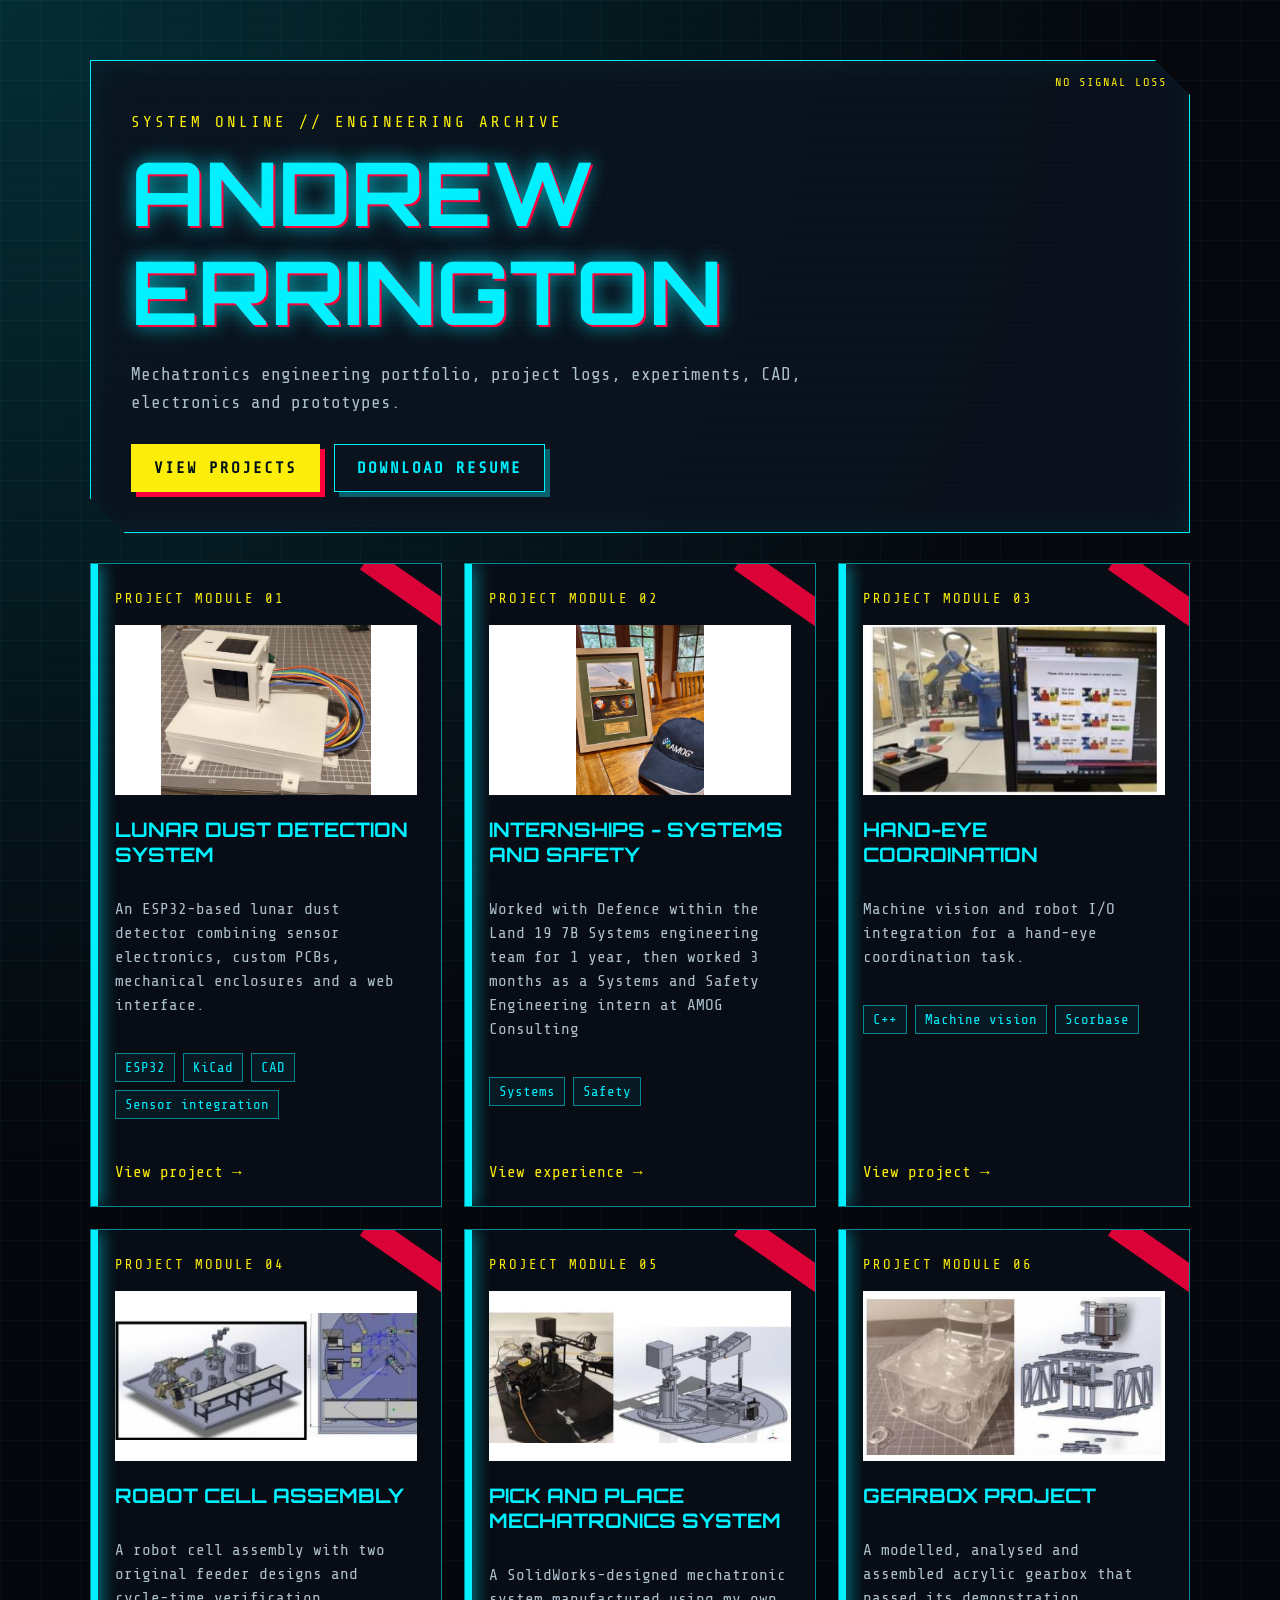
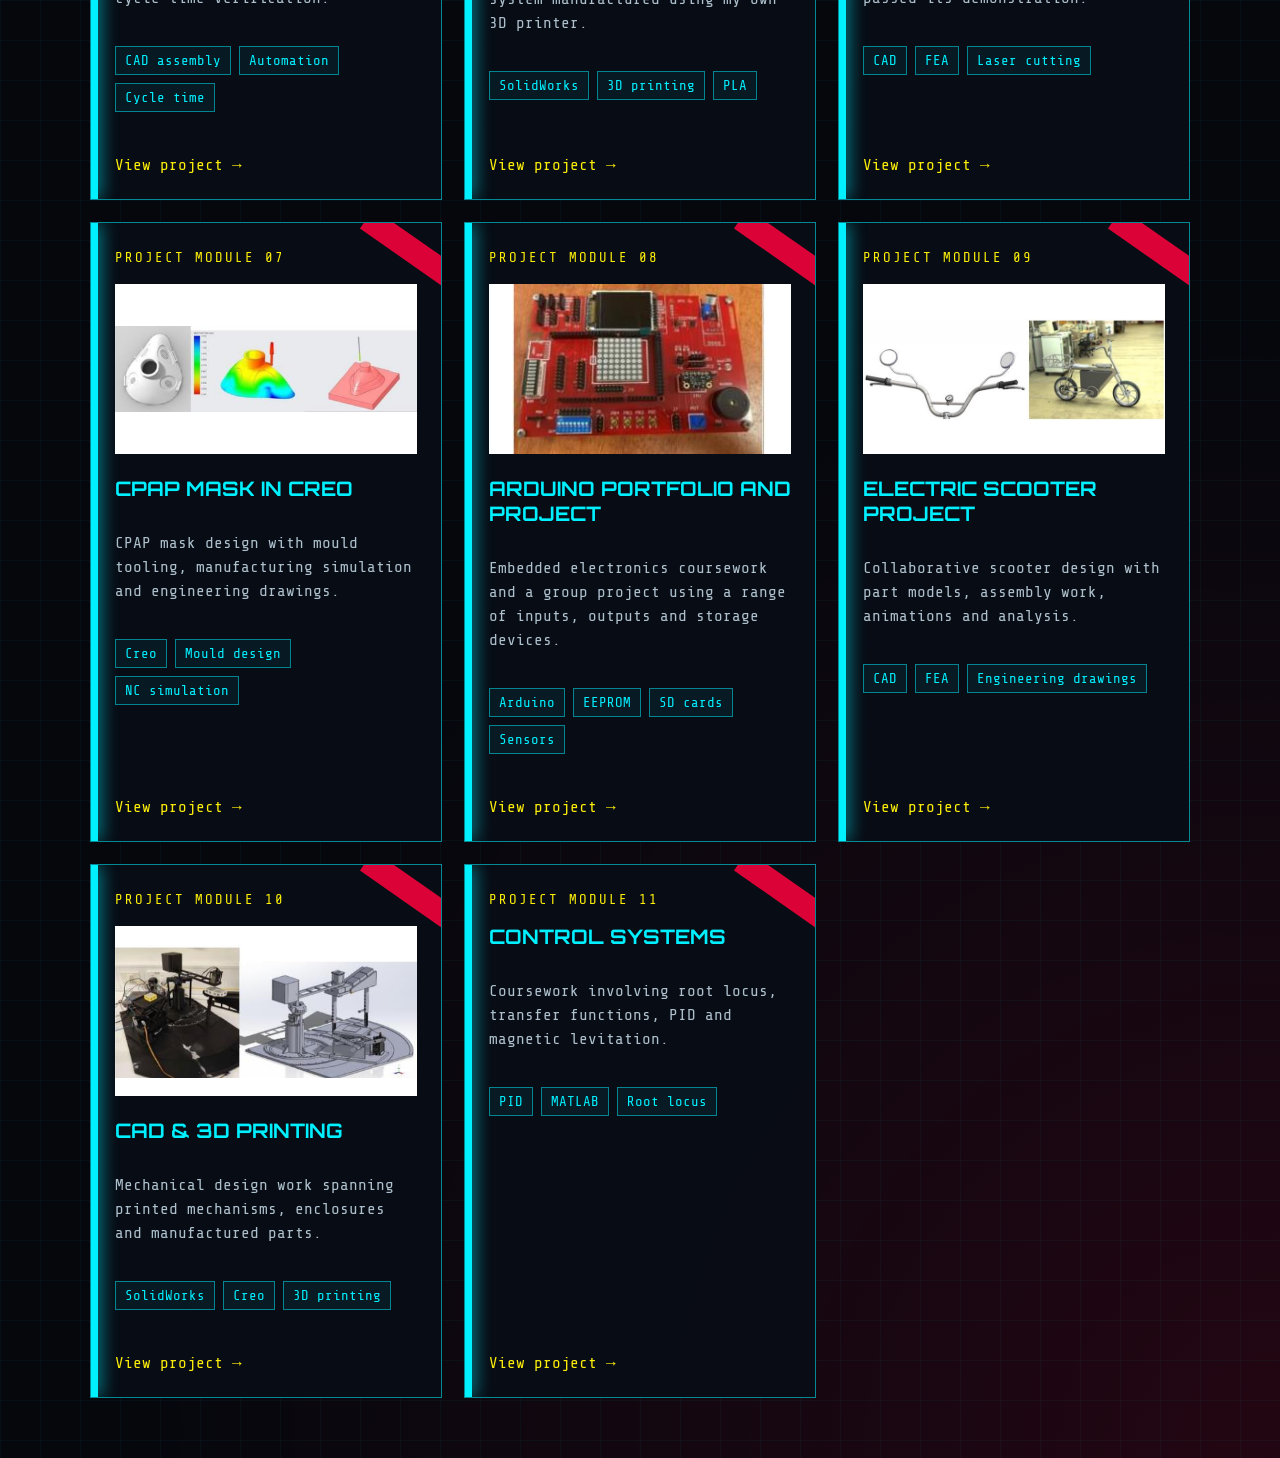
<file: index.html>
<!DOCTYPE html>
<html lang="en">
  <head>
    <meta charset="utf-8">
    <meta name="viewport" content="width=device-width, initial-scale=1">
    <title>
      Engineering Portfolio | Andrew Errington
    </title>
    <meta name="description" content="Mechatronics engineering portfolio: CAD, electronics, robotics and prototypes.">
    <link rel="stylesheet" href="style.css">
  </head>
  <body>
    <div class="page">
      <header class="hero cyber-panel">
        <p class="eyebrow">
          SYSTEM ONLINE // ENGINEERING ARCHIVE
        </p>
        <h1>
          Andrew Errington
        </h1>
        <p class="subtitle">
          Mechatronics engineering portfolio, project logs, experiments, CAD, electronics and prototypes.
        </p>
        <div class="button-row">
          <a href="#projects" class="cyber-button">
            View Projects
          </a>
          <a href="Andrew_Errington_Resume.pdf" download class="cyber-button secondary">
            Download Resume
          </a>
        </div>
      </header>
      <main id="projects" aria-label="Engineering projects" class="grid">
        <a class="project-card" href="lunar-dust.html" aria-label="View Lunar Dust Detection System">
          <p class="module">
            PROJECT MODULE 01
          </p>
          <img class="card-image" src="assets/honoursCROP.jpg" alt="Lunar Dust Detection System project image" loading="lazy">
          <h2>
            Lunar Dust Detection System
          </h2>
          <p>
            An ESP32-based lunar dust detector combining sensor electronics, custom PCBs, mechanical enclosures and a web interface.
          </p>
          <div class="tags">
            <span>
              ESP32
            </span>
            <span>
              KiCad
            </span>
            <span>
              CAD
            </span>
            <span>
              Sensor integration
            </span>
          </div>
          <span class="card-link">
            View project →
          </span>
        </a>
        <!-- EDIT: Internship card summary and skills below. -->
        <a class="project-card" href="internships.html" aria-label="View Internships - Systems and Safety">
          <p class="module">
            PROJECT MODULE 02
          </p>
          <img class="card-image" src="assets/IMG_20260930_160226053.jpg" alt="Internship photograph 1" loading="lazy">
          <h2>
            Internships - Systems and Safety
          </h2>
          <p>
            Worked with Defence within the Land 19 7B Systems engineering team for 1 year, then worked 3 months as a Systems and Safety Engineering intern at AMOG Consulting
          </p>
          <div class="tags">
            <span>
              Systems
            </span>
            <span>
              Safety
            </span>
          </div>
          <span class="card-link">
            View experience →
          </span>
        </a>
        <a class="project-card" href="hand-eye.html" aria-label="View Hand-Eye Coordination">
          <p class="module">
            PROJECT MODULE 03
          </p>
          <img class="card-image" src="assets/hand-eye-1.jpeg" alt="Hand-Eye Coordination project image" loading="lazy">
          <h2>
            Hand-Eye Coordination
          </h2>
          <p>
            Machine vision and robot I/O integration for a hand-eye coordination task.
          </p>
          <div class="tags">
            <span>
              C++
            </span>
            <span>
              Machine vision
            </span>
            <span>
              Scorbase
            </span>
          </div>
          <span class="card-link">
            View project →
          </span>
        </a>
        <a class="project-card" href="robot-cell.html" aria-label="View Robot Cell Assembly">
          <p class="module">
            PROJECT MODULE 04
          </p>
          <img class="card-image" src="assets/robot-cell-1.jpeg" alt="Robot Cell Assembly project image" loading="lazy">
          <h2>
            Robot Cell Assembly
          </h2>
          <p>
            A robot cell assembly with two original feeder designs and cycle-time verification.
          </p>
          <div class="tags">
            <span>
              CAD assembly
            </span>
            <span>
              Automation
            </span>
            <span>
              Cycle time
            </span>
          </div>
          <span class="card-link">
            View project →
          </span>
        </a>
        <a class="project-card" href="pick-and-place.html" aria-label="View Pick and Place Mechatronics System">
          <p class="module">
            PROJECT MODULE 05
          </p>
          <img class="card-image" src="assets/pick-and-place-1.jpeg" alt="Pick and Place Mechatronics System project image" loading="lazy">
          <h2>
            Pick and Place Mechatronics System
          </h2>
          <p>
            A SolidWorks-designed mechatronic system manufactured using my own 3D printer.
          </p>
          <div class="tags">
            <span>
              SolidWorks
            </span>
            <span>
              3D printing
            </span>
            <span>
              PLA
            </span>
          </div>
          <span class="card-link">
            View project →
          </span>
        </a>
        <a class="project-card" href="gearbox.html" aria-label="View Gearbox Project">
          <p class="module">
            PROJECT MODULE 06
          </p>
          <img class="card-image" src="assets/gearbox-1.jpeg" alt="Gearbox Project project image" loading="lazy">
          <h2>
            Gearbox Project
          </h2>
          <p>
            A modelled, analysed and assembled acrylic gearbox that passed its demonstration.
          </p>
          <div class="tags">
            <span>
              CAD
            </span>
            <span>
              FEA
            </span>
            <span>
              Laser cutting
            </span>
          </div>
          <span class="card-link">
            View project →
          </span>
        </a>
        <a class="project-card" href="cpap-mask.html" aria-label="View CPAP Mask in Creo">
          <p class="module">
            PROJECT MODULE 07
          </p>
          <img class="card-image" src="assets/cpap-mask-1.jpeg" alt="CPAP Mask in Creo project image" loading="lazy">
          <h2>
            CPAP Mask in Creo
          </h2>
          <p>
            CPAP mask design with mould tooling, manufacturing simulation and engineering drawings.
          </p>
          <div class="tags">
            <span>
              Creo
            </span>
            <span>
              Mould design
            </span>
            <span>
              NC simulation
            </span>
          </div>
          <span class="card-link">
            View project →
          </span>
        </a>
        <a class="project-card" href="arduino.html" aria-label="View Arduino Portfolio and Project">
          <p class="module">
            PROJECT MODULE 08
          </p>
          <img class="card-image" src="assets/arduino-1.jpeg" alt="Arduino Portfolio and Project project image" loading="lazy">
          <h2>
            Arduino Portfolio and Project
          </h2>
          <p>
            Embedded electronics coursework and a group project using a range of inputs, outputs and storage devices.
          </p>
          <div class="tags">
            <span>
              Arduino
            </span>
            <span>
              EEPROM
            </span>
            <span>
              SD cards
            </span>
            <span>
              Sensors
            </span>
          </div>
          <span class="card-link">
            View project →
          </span>
        </a>
        <a class="project-card" href="electric-scooter.html" aria-label="View Electric Scooter Project">
          <p class="module">
            PROJECT MODULE 09
          </p>
          <img class="card-image" src="assets/electric-scooter-1.jpeg" alt="Electric Scooter Project project image" loading="lazy">
          <h2>
            Electric Scooter Project
          </h2>
          <p>
            Collaborative scooter design with part models, assembly work, animations and analysis.
          </p>
          <div class="tags">
            <span>
              CAD
            </span>
            <span>
              FEA
            </span>
            <span>
              Engineering drawings
            </span>
          </div>
          <span class="card-link">
            View project →
          </span>
        </a>
        <a class="project-card" href="cad-3d-printing.html" aria-label="View CAD &amp; 3D Printing">
          <p class="module">
            PROJECT MODULE 10
          </p>
          <img class="card-image" src="assets/pick-and-place-1.jpeg" alt="Pick and Place Mechatronics System project image" loading="lazy">
          <h2>
            CAD
            &amp;
            3D Printing
          </h2>
          <p>
            Mechanical design work spanning printed mechanisms, enclosures and manufactured parts.
          </p>
          <div class="tags">
            <span>
              SolidWorks
            </span>
            <span>
              Creo
            </span>
            <span>
              3D printing
            </span>
          </div>
          <span class="card-link">
            View project →
          </span>
        </a>
        <a class="project-card" href="control-systems.html" aria-label="View Control Systems">
          <p class="module">
            PROJECT MODULE 11
          </p>
          <h2>
            Control Systems
          </h2>
          <p>
            Coursework involving root locus, transfer functions, PID and magnetic levitation.
          </p>
          <div class="tags">
            <span>
              PID
            </span>
            <span>
              MATLAB
            </span>
            <span>
              Root locus
            </span>
          </div>
          <span class="card-link">
            View project →
          </span>
        </a>
      </main>
    </div>
  </body>
</html>
</file>
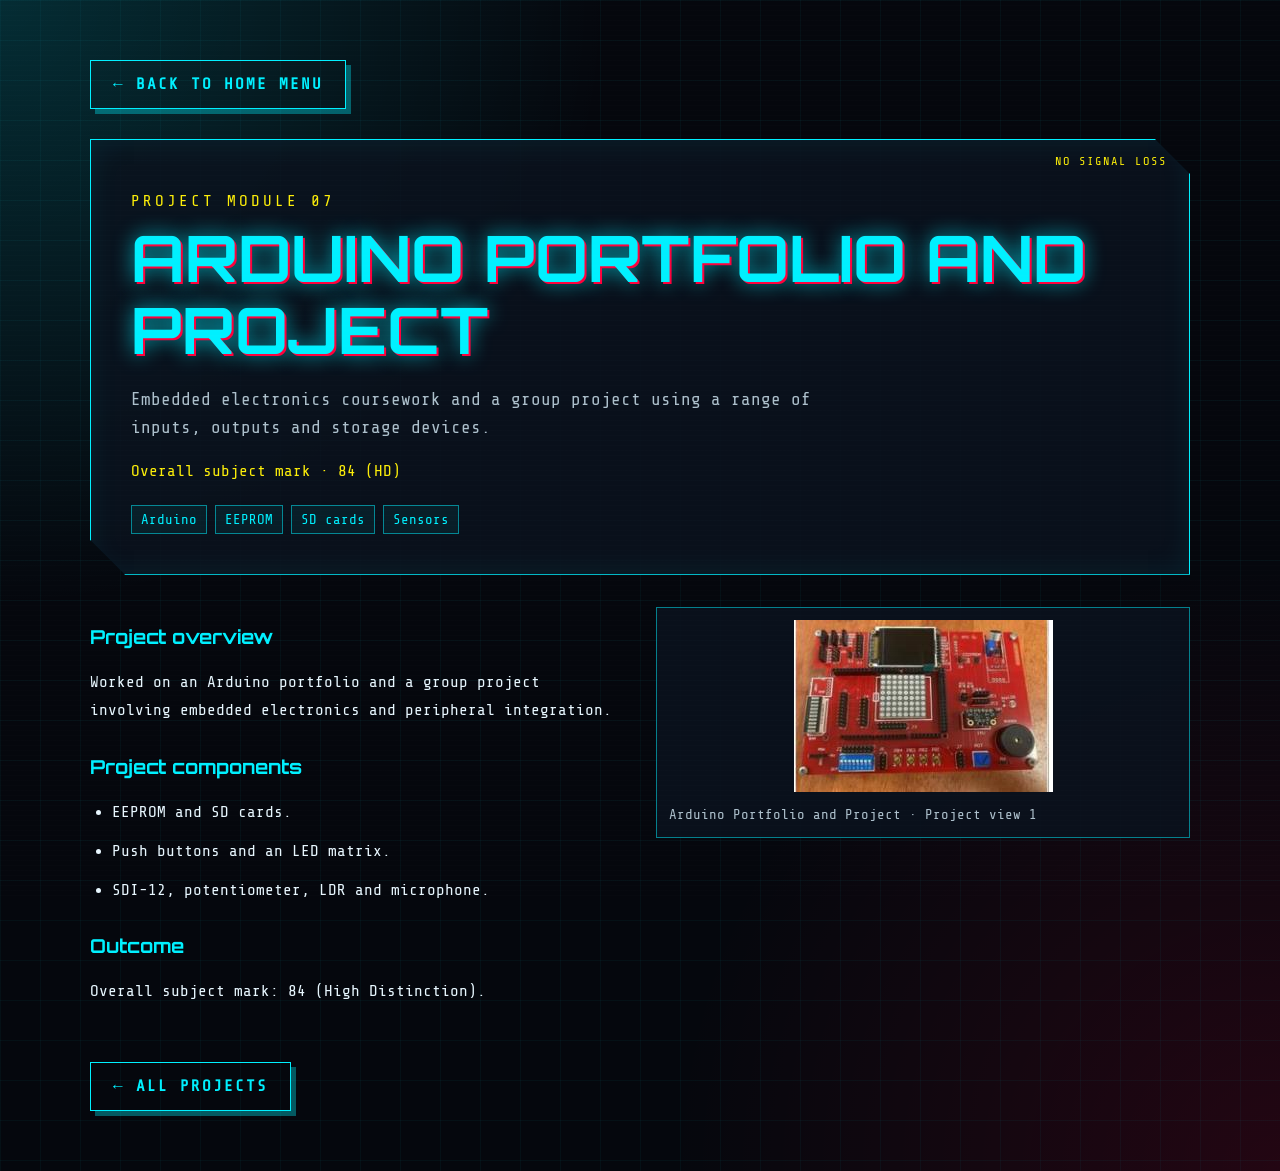
<file: arduino.html>
<!DOCTYPE html>
<html lang="en">
  <head>
    <meta charset="utf-8">
    <meta name="viewport" content="width=device-width, initial-scale=1">
    <title>
      Arduino Portfolio and Project | Andrew Errington
    </title>
    <meta name="description" content="Embedded electronics coursework and a group project using a range of inputs, outputs and storage devices.">
    <link rel="stylesheet" href="style.css">
  </head>
  <body>
    <div class="page">
      <nav class="back-nav" aria-label="Home">
        <a class="cyber-button secondary" href="index.html#projects">
          ← Back to home menu
        </a>
      </nav>
      <main id="main">
        <header class="cyber-panel project-hero">
          <p class="eyebrow">
            PROJECT MODULE 07
          </p>
          <h1>
            Arduino Portfolio and Project
          </h1>
          <p class="subtitle">
            Embedded electronics coursework and a group project using a range of inputs, outputs and storage devices.
          </p>
          <p class="result">
            Overall subject mark · 84 (HD)
          </p>
          <div class="tags">
            <span>
              Arduino
            </span>
            <span>
              EEPROM
            </span>
            <span>
              SD cards
            </span>
            <span>
              Sensors
            </span>
          </div>
        </header>
        <div class="project-content">
          <div class="project-copy">
            <section class="detail-section">
              <h2>
                Project overview
              </h2>
              <p>
                Worked on an Arduino portfolio and a group project involving embedded electronics and peripheral integration.
              </p>
            </section>
            <section class="detail-section">
              <h2>
                Project components
              </h2>
              <ul>
                <li>
                  EEPROM and SD cards.
                </li>
                <li>
                  Push buttons and an LED matrix.
                </li>
                <li>
                  SDI-12, potentiometer, LDR and microphone.
                </li>
              </ul>
            </section>
            <section class="detail-section">
              <h2>
                Outcome
              </h2>
              <p>
                Overall subject mark: 84 (High Distinction).
              </p>
            </section>
          </div>
          <section class="project-gallery" aria-label="Project images">
            <figure>
              <img src="assets/arduino-1.jpeg" alt="Arduino Portfolio and Project — project photo or design view 1" loading="lazy">
              <figcaption>
                Arduino Portfolio and Project · Project view 1
              </figcaption>
            </figure>
          </section>
        </div>
        <div class="button-row">
          <a class="cyber-button secondary" href="index.html#projects">
            ← All projects
          </a>
        </div>
      </main>
    </div>
  </body>
</html>
</file>
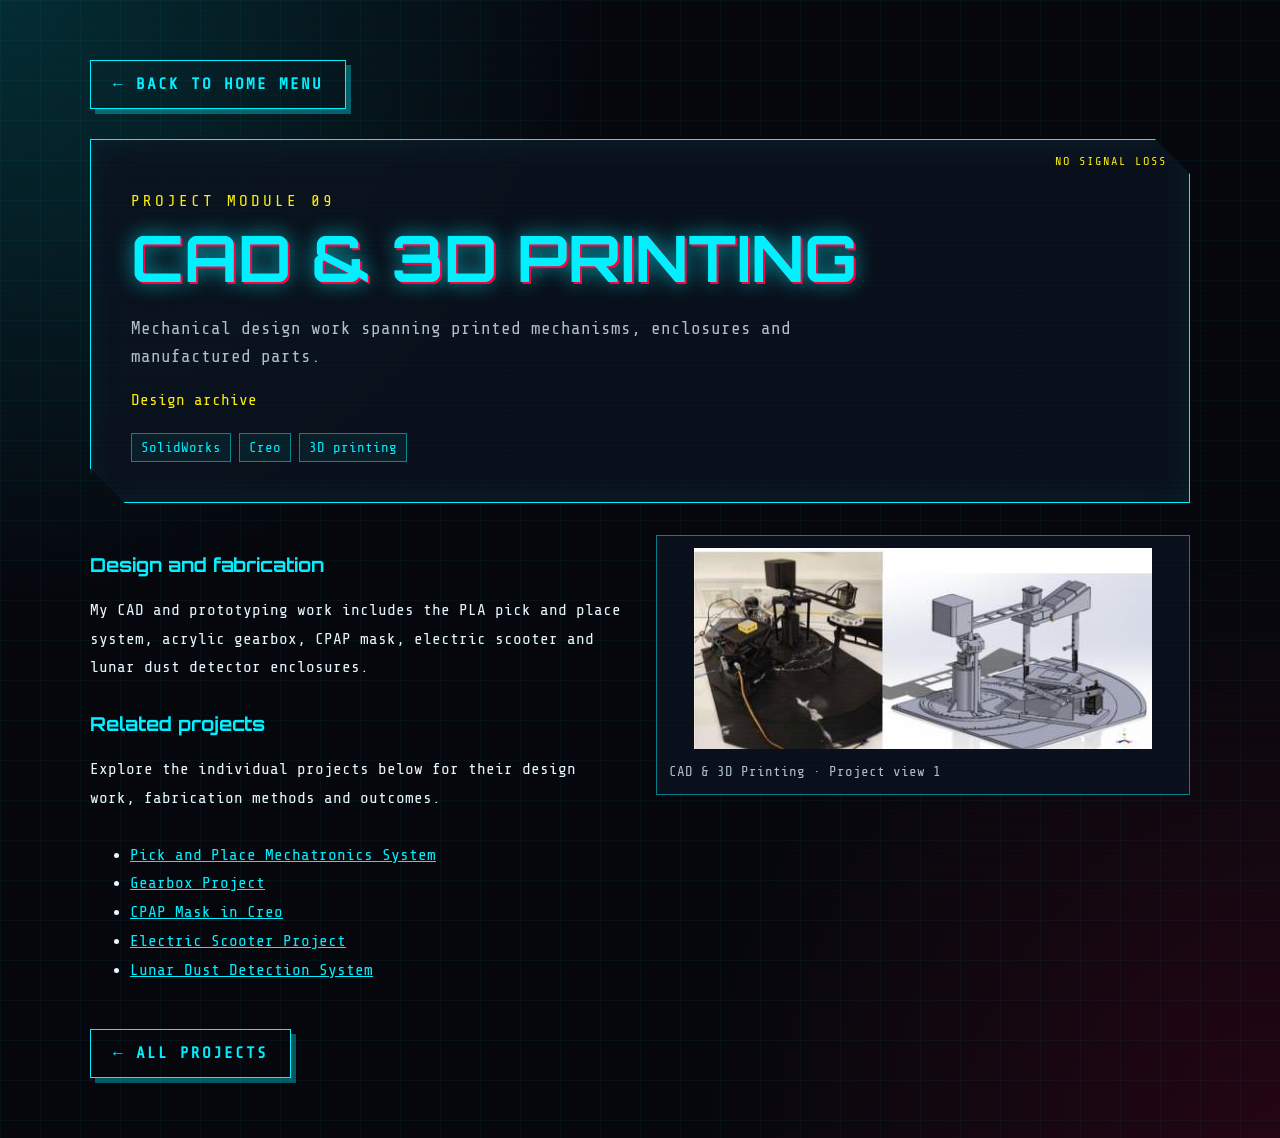
<file: cad-3d-printing.html>
<!DOCTYPE html>
<html lang="en">
  <head>
    <meta charset="utf-8">
    <meta name="viewport" content="width=device-width, initial-scale=1">
    <title>
      CAD
      &amp;
      3D Printing | Andrew Errington
    </title>
    <meta name="description" content="Mechanical design work spanning printed mechanisms, enclosures and manufactured parts.">
    <link rel="stylesheet" href="style.css">
  </head>
  <body>
    <div class="page">
      <nav class="back-nav" aria-label="Home">
        <a class="cyber-button secondary" href="index.html#projects">
          ← Back to home menu
        </a>
      </nav>
      <main id="main">
        <header class="cyber-panel project-hero">
          <p class="eyebrow">
            PROJECT MODULE 09
          </p>
          <h1>
            CAD
            &amp;
            3D Printing
          </h1>
          <p class="subtitle">
            Mechanical design work spanning printed mechanisms, enclosures and manufactured parts.
          </p>
          <p class="result">
            Design archive
          </p>
          <div class="tags">
            <span>
              SolidWorks
            </span>
            <span>
              Creo
            </span>
            <span>
              3D printing
            </span>
          </div>
        </header>
        <div class="project-content">
          <div class="project-copy">
            <section class="detail-section">
              <h2>
                Design and fabrication
              </h2>
              <p>
                My CAD and prototyping work includes the PLA pick and place system, acrylic gearbox, CPAP mask, electric scooter and lunar dust detector enclosures.
              </p>
            </section>
            <section class="detail-section">
              <h2>
                Related projects
              </h2>
              <p>
                Explore the individual projects below for their design work, fabrication methods and outcomes.
              </p>
            </section>
            <ul class="related-projects">
              <li>
                <a href="pick-and-place.html">
                  Pick and Place Mechatronics System
                </a>
              </li>
              <li>
                <a href="gearbox.html">
                  Gearbox Project
                </a>
              </li>
              <li>
                <a href="cpap-mask.html">
                  CPAP Mask in Creo
                </a>
              </li>
              <li>
                <a href="electric-scooter.html">
                  Electric Scooter Project
                </a>
              </li>
              <li>
                <a href="lunar-dust.html">
                  Lunar Dust Detection System
                </a>
              </li>
            </ul>
          </div>
          <section class="project-gallery" aria-label="Project images">
            <figure>
              <img src="assets/pick-and-place-1.jpeg" alt="CAD &amp; 3D Printing — project photo or design view 1" loading="lazy">
              <figcaption>
                CAD
                &amp;
                3D Printing · Project view 1
              </figcaption>
            </figure>
          </section>
        </div>
        <div class="button-row">
          <a class="cyber-button secondary" href="index.html#projects">
            ← All projects
          </a>
        </div>
      </main>
    </div>
  </body>
</html>
</file>
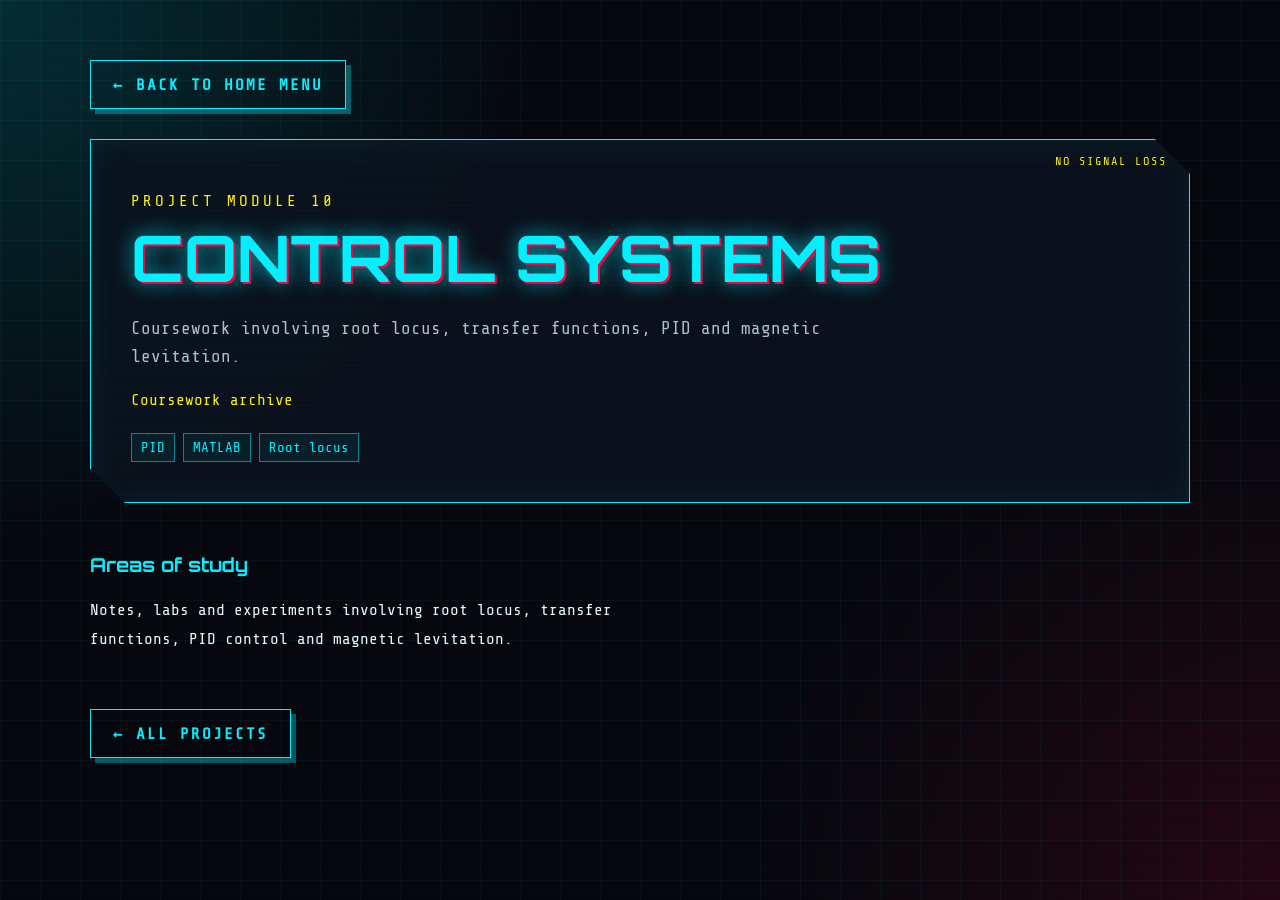
<file: control-systems.html>
<!DOCTYPE html>
<html lang="en">
  <head>
    <meta charset="utf-8">
    <meta name="viewport" content="width=device-width, initial-scale=1">
    <title>
      Control Systems | Andrew Errington
    </title>
    <meta name="description" content="Coursework involving root locus, transfer functions, PID and magnetic levitation.">
    <link rel="stylesheet" href="style.css">
  </head>
  <body>
    <div class="page">
      <nav class="back-nav" aria-label="Home">
        <a class="cyber-button secondary" href="index.html#projects">
          ← Back to home menu
        </a>
      </nav>
      <main id="main">
        <header class="cyber-panel project-hero">
          <p class="eyebrow">
            PROJECT MODULE 10
          </p>
          <h1>
            Control Systems
          </h1>
          <p class="subtitle">
            Coursework involving root locus, transfer functions, PID and magnetic levitation.
          </p>
          <p class="result">
            Coursework archive
          </p>
          <div class="tags">
            <span>
              PID
            </span>
            <span>
              MATLAB
            </span>
            <span>
              Root locus
            </span>
          </div>
        </header>
        <div class="project-content">
          <div class="project-copy">
            <section class="detail-section">
              <h2>
                Areas of study
              </h2>
              <p>
                Notes, labs and experiments involving root locus, transfer functions, PID control and magnetic levitation.
              </p>
            </section>
          </div>
        </div>
        <div class="button-row">
          <a class="cyber-button secondary" href="index.html#projects">
            ← All projects
          </a>
        </div>
      </main>
    </div>
  </body>
</html>
</file>
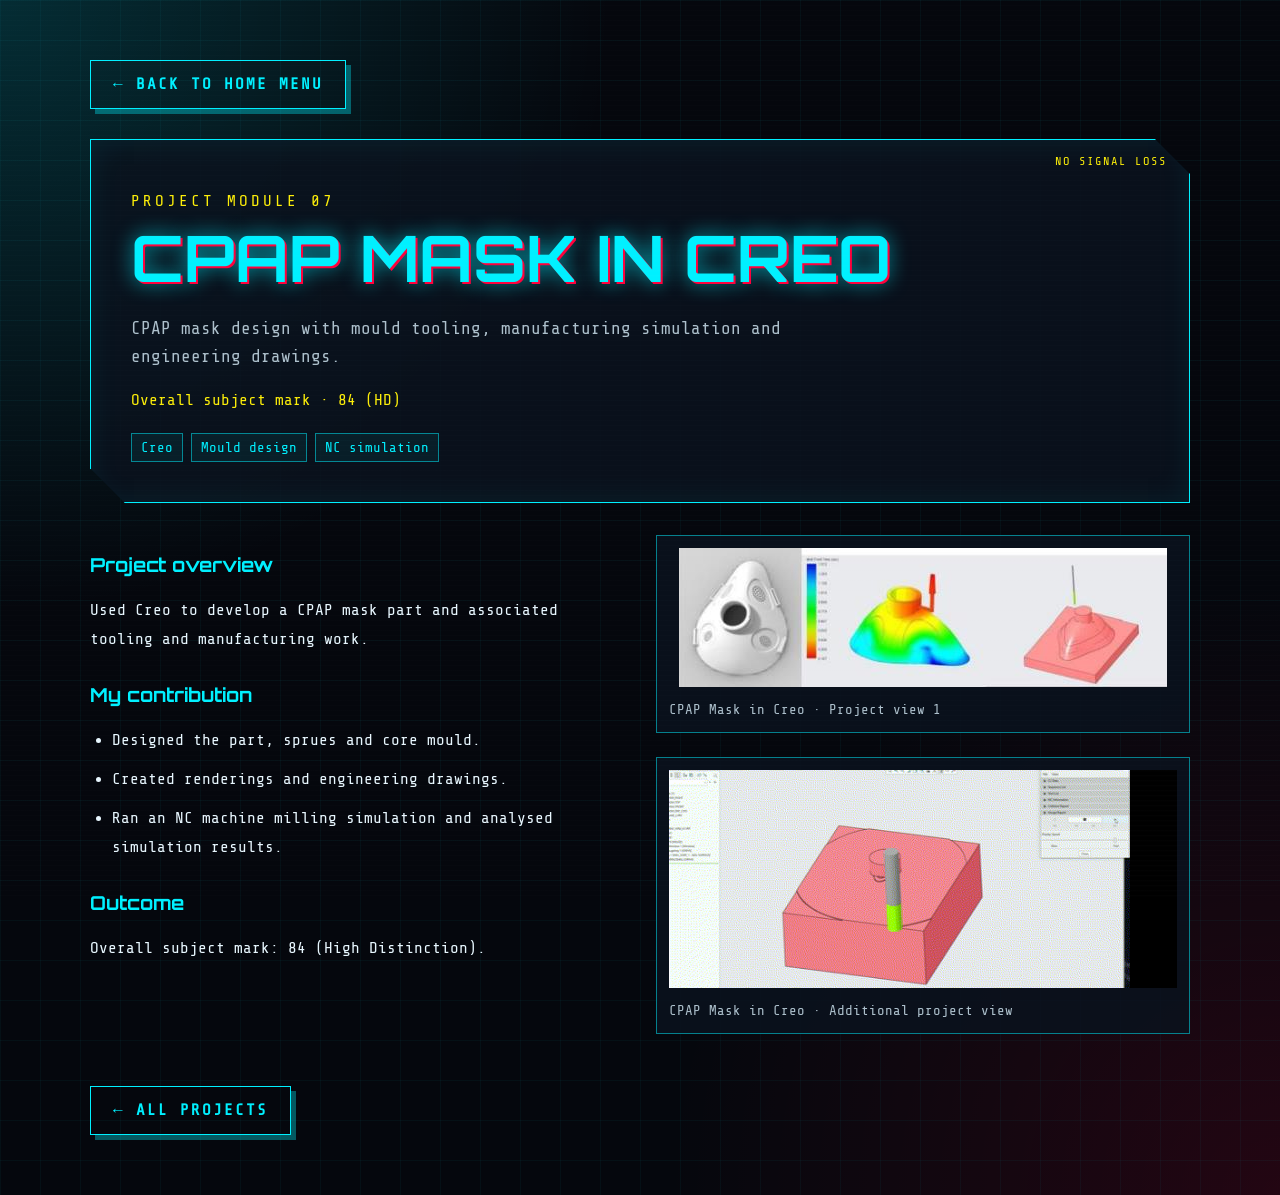
<file: cpap-mask.html>
<!DOCTYPE html>
<html lang="en">
  <head>
    <meta charset="utf-8">
    <meta name="viewport" content="width=device-width, initial-scale=1">
    <title>
      CPAP Mask in Creo | Andrew Errington
    </title>
    <meta name="description" content="CPAP mask design with mould tooling, manufacturing simulation and engineering drawings.">
    <link rel="stylesheet" href="style.css">
  </head>
  <body>
    <div class="page">
      <nav class="back-nav" aria-label="Home">
        <a class="cyber-button secondary" href="index.html#projects">
          ← Back to home menu
        </a>
      </nav>
      <main id="main">
        <header class="cyber-panel project-hero">
          <p class="eyebrow">
            PROJECT MODULE 07
          </p>
          <h1>
            CPAP Mask in Creo
          </h1>
          <p class="subtitle">
            CPAP mask design with mould tooling, manufacturing simulation and engineering drawings.
          </p>
          <p class="result">
            Overall subject mark · 84 (HD)
          </p>
          <div class="tags">
            <span>
              Creo
            </span>
            <span>
              Mould design
            </span>
            <span>
              NC simulation
            </span>
          </div>
        </header>
        <div class="project-content">
          <div class="project-copy">
            <section class="detail-section">
              <h2>
                Project overview
              </h2>
              <p>
                Used Creo to develop a CPAP mask part and associated tooling and manufacturing work.
              </p>
            </section>
            <section class="detail-section">
              <h2>
                My contribution
              </h2>
              <ul>
                <li>
                  Designed the part, sprues and core mould.
                </li>
                <li>
                  Created renderings and engineering drawings.
                </li>
                <li>
                  Ran an NC machine milling simulation and analysed simulation results.
                </li>
              </ul>
            </section>
            <section class="detail-section">
              <h2>
                Outcome
              </h2>
              <p>
                Overall subject mark: 84 (High Distinction).
              </p>
            </section>
          </div>
          <section class="project-gallery" aria-label="Project images">
            <figure>
              <img src="assets/cpap-mask-1.jpeg" alt="CPAP Mask in Creo — project photo or design view 1" loading="lazy">
              <figcaption>
                CPAP Mask in Creo · Project view 1
              </figcaption>
            </figure>
            <figure>
              <img src="assets/YOYO.gif" alt="CPAP Mask in Creo — additional project view" width="560" height="240" loading="lazy">
              <figcaption>
                CPAP Mask in Creo · Additional project view
              </figcaption>
            </figure>
          </section>
        </div>
        <div class="button-row">
          <a class="cyber-button secondary" href="index.html#projects">
            ← All projects
          </a>
        </div>
      </main>
    </div>
  </body>
</html>
</file>
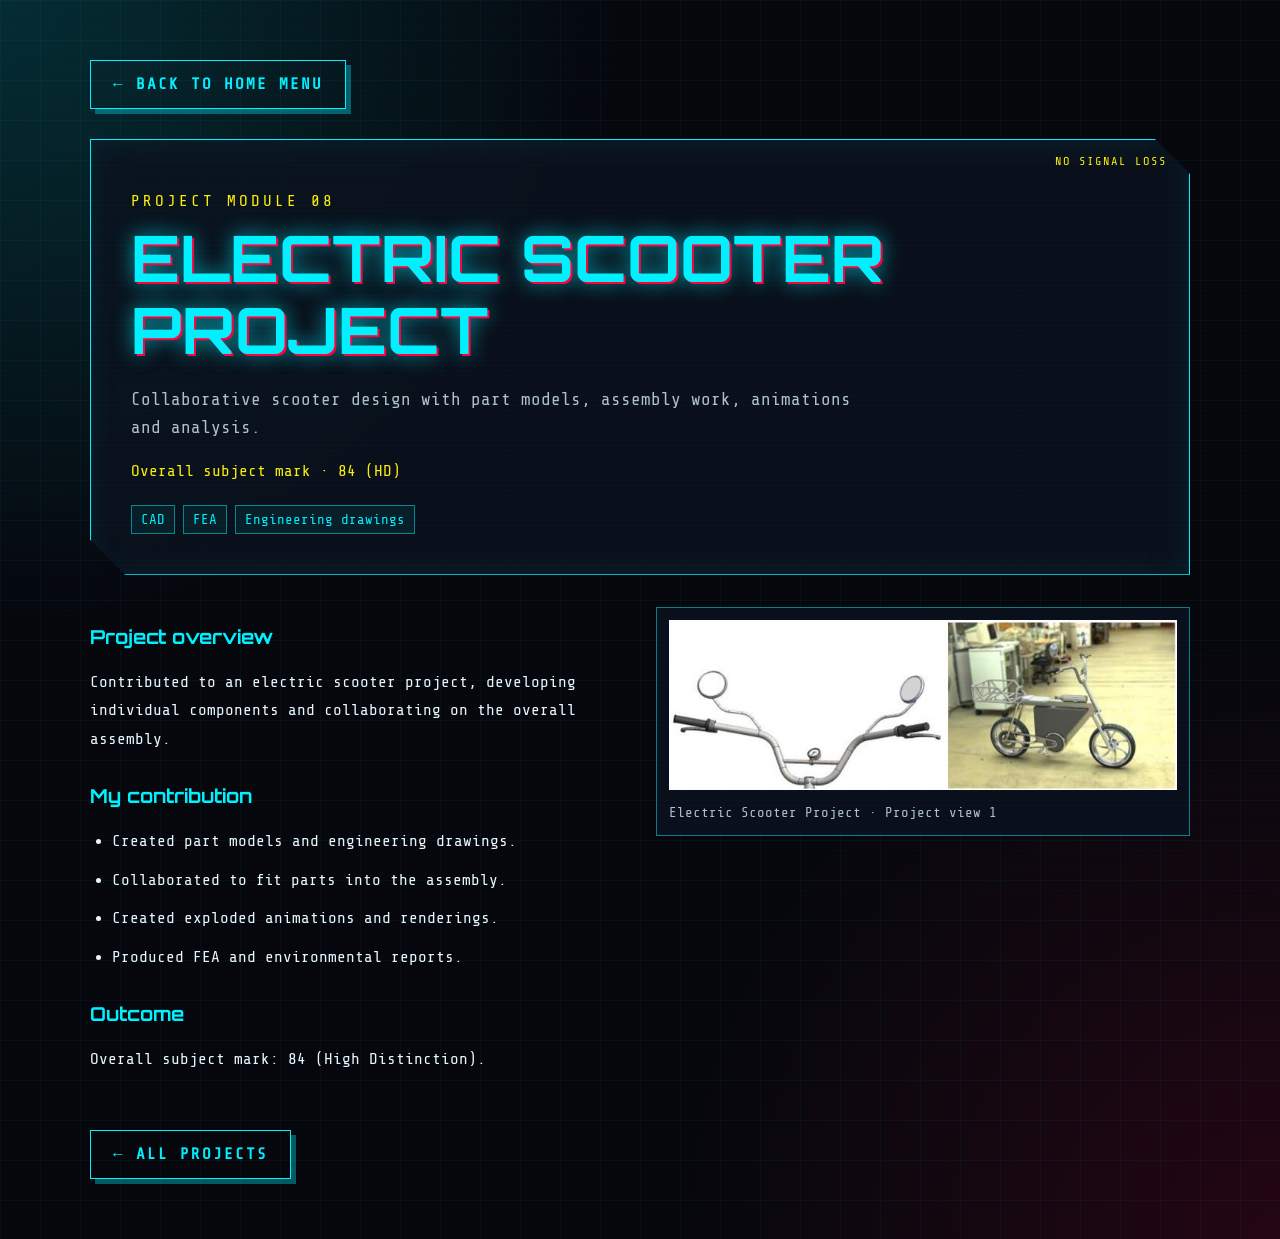
<file: electric-scooter.html>
<!DOCTYPE html>
<html lang="en">
  <head>
    <meta charset="utf-8">
    <meta name="viewport" content="width=device-width, initial-scale=1">
    <title>
      Electric Scooter Project | Andrew Errington
    </title>
    <meta name="description" content="Collaborative scooter design with part models, assembly work, animations and analysis.">
    <link rel="stylesheet" href="style.css">
  </head>
  <body>
    <div class="page">
      <nav class="back-nav" aria-label="Home">
        <a class="cyber-button secondary" href="index.html#projects">
          ← Back to home menu
        </a>
      </nav>
      <main id="main">
        <header class="cyber-panel project-hero">
          <p class="eyebrow">
            PROJECT MODULE 08
          </p>
          <h1>
            Electric Scooter Project
          </h1>
          <p class="subtitle">
            Collaborative scooter design with part models, assembly work, animations and analysis.
          </p>
          <p class="result">
            Overall subject mark · 84 (HD)
          </p>
          <div class="tags">
            <span>
              CAD
            </span>
            <span>
              FEA
            </span>
            <span>
              Engineering drawings
            </span>
          </div>
        </header>
        <div class="project-content">
          <div class="project-copy">
            <section class="detail-section">
              <h2>
                Project overview
              </h2>
              <p>
                Contributed to an electric scooter project, developing individual components and collaborating on the overall assembly.
              </p>
            </section>
            <section class="detail-section">
              <h2>
                My contribution
              </h2>
              <ul>
                <li>
                  Created part models and engineering drawings.
                </li>
                <li>
                  Collaborated to fit parts into the assembly.
                </li>
                <li>
                  Created exploded animations and renderings.
                </li>
                <li>
                  Produced FEA and environmental reports.
                </li>
              </ul>
            </section>
            <section class="detail-section">
              <h2>
                Outcome
              </h2>
              <p>
                Overall subject mark: 84 (High Distinction).
              </p>
            </section>
          </div>
          <section class="project-gallery" aria-label="Project images">
            <figure>
              <img src="assets/electric-scooter-1.jpeg" alt="Electric Scooter Project — project photo or design view 1" loading="lazy">
              <figcaption>
                Electric Scooter Project · Project view 1
              </figcaption>
            </figure>
          </section>
        </div>
        <div class="button-row">
          <a class="cyber-button secondary" href="index.html#projects">
            ← All projects
          </a>
        </div>
      </main>
    </div>
  </body>
</html>
</file>
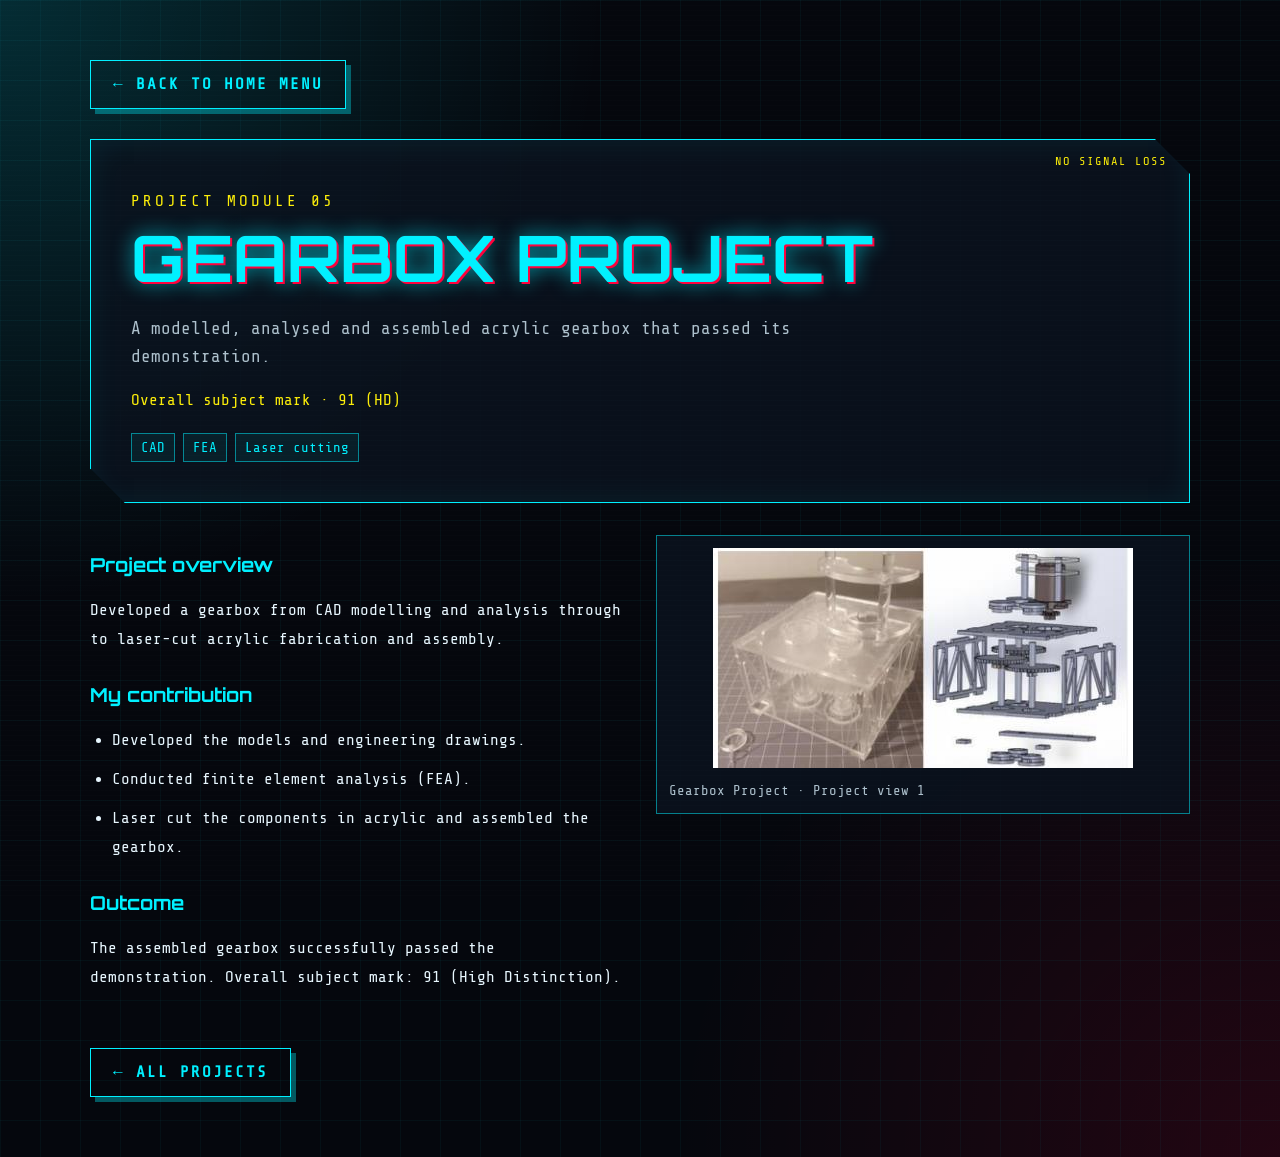
<file: gearbox.html>
<!DOCTYPE html>
<html lang="en">
  <head>
    <meta charset="utf-8">
    <meta name="viewport" content="width=device-width, initial-scale=1">
    <title>
      Gearbox Project | Andrew Errington
    </title>
    <meta name="description" content="A modelled, analysed and assembled acrylic gearbox that passed its demonstration.">
    <link rel="stylesheet" href="style.css">
  </head>
  <body>
    <div class="page">
      <nav class="back-nav" aria-label="Home">
        <a class="cyber-button secondary" href="index.html#projects">
          ← Back to home menu
        </a>
      </nav>
      <main id="main">
        <header class="cyber-panel project-hero">
          <p class="eyebrow">
            PROJECT MODULE 05
          </p>
          <h1>
            Gearbox Project
          </h1>
          <p class="subtitle">
            A modelled, analysed and assembled acrylic gearbox that passed its demonstration.
          </p>
          <p class="result">
            Overall subject mark · 91 (HD)
          </p>
          <div class="tags">
            <span>
              CAD
            </span>
            <span>
              FEA
            </span>
            <span>
              Laser cutting
            </span>
          </div>
        </header>
        <div class="project-content">
          <div class="project-copy">
            <section class="detail-section">
              <h2>
                Project overview
              </h2>
              <p>
                Developed a gearbox from CAD modelling and analysis through to laser-cut acrylic fabrication and assembly.
              </p>
            </section>
            <section class="detail-section">
              <h2>
                My contribution
              </h2>
              <ul>
                <li>
                  Developed the models and engineering drawings.
                </li>
                <li>
                  Conducted finite element analysis (FEA).
                </li>
                <li>
                  Laser cut the components in acrylic and assembled the gearbox.
                </li>
              </ul>
            </section>
            <section class="detail-section">
              <h2>
                Outcome
              </h2>
              <p>
                The assembled gearbox successfully passed the demonstration. Overall subject mark: 91 (High Distinction).
              </p>
            </section>
          </div>
          <section class="project-gallery" aria-label="Project images">
            <figure>
              <img src="assets/gearbox-1.jpeg" alt="Gearbox Project — project photo or design view 1" loading="lazy">
              <figcaption>
                Gearbox Project · Project view 1
              </figcaption>
            </figure>
          </section>
        </div>
        <div class="button-row">
          <a class="cyber-button secondary" href="index.html#projects">
            ← All projects
          </a>
        </div>
      </main>
    </div>
  </body>
</html>
</file>
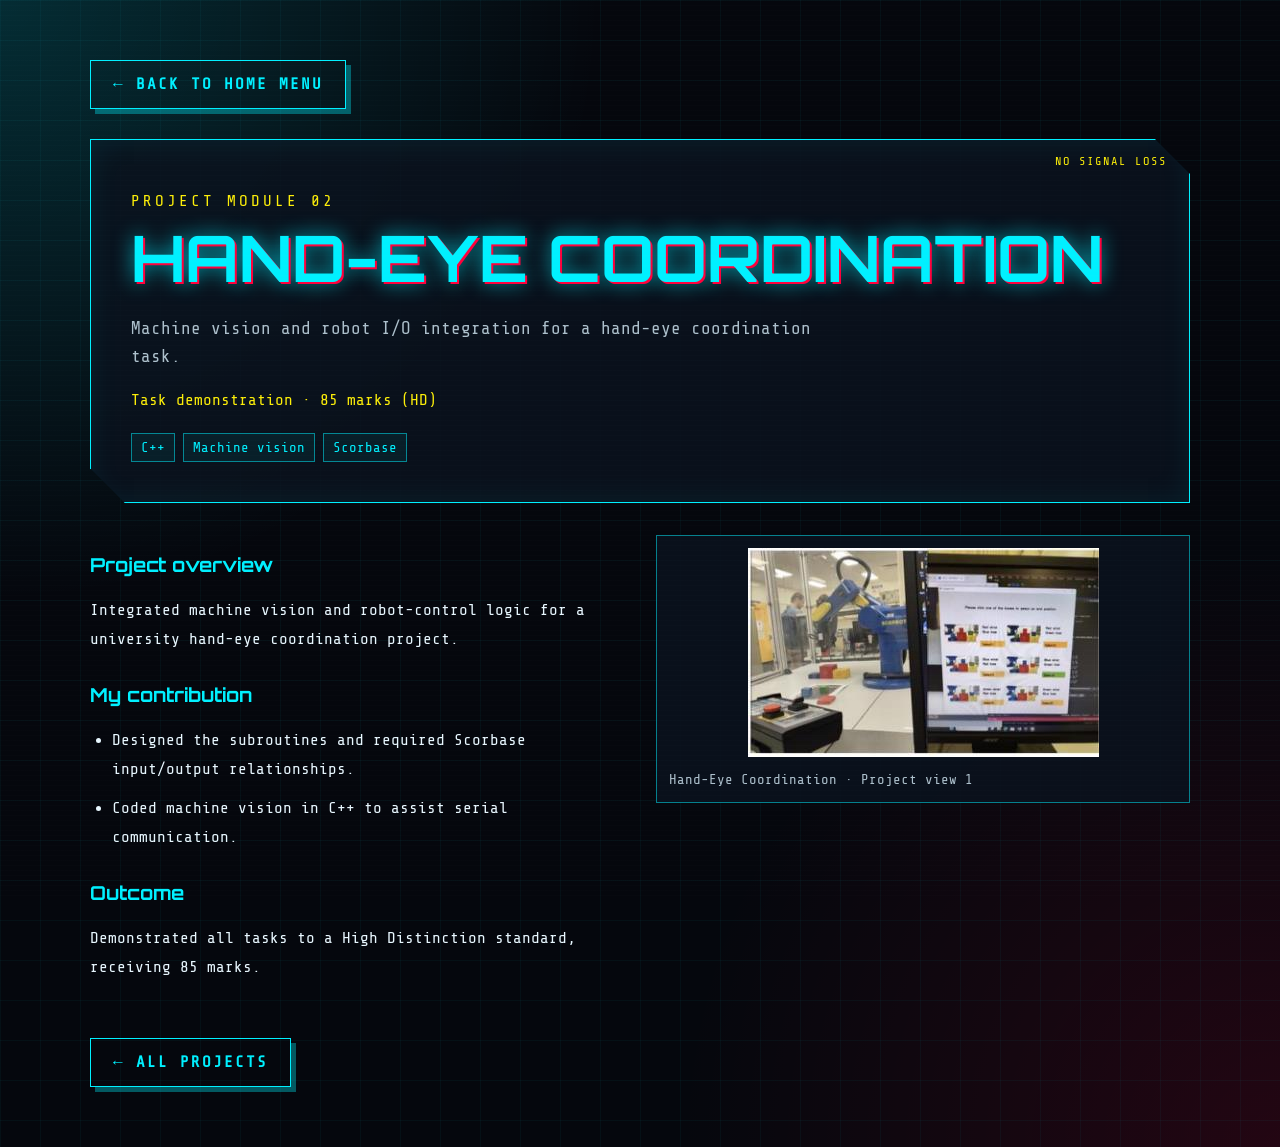
<file: hand-eye.html>
<!DOCTYPE html>
<html lang="en">
  <head>
    <meta charset="utf-8">
    <meta name="viewport" content="width=device-width, initial-scale=1">
    <title>
      Hand-Eye Coordination | Andrew Errington
    </title>
    <meta name="description" content="Machine vision and robot I/O integration for a hand-eye coordination task.">
    <link rel="stylesheet" href="style.css">
  </head>
  <body>
    <div class="page">
      <nav class="back-nav" aria-label="Home">
        <a class="cyber-button secondary" href="index.html#projects">
          ← Back to home menu
        </a>
      </nav>
      <main id="main">
        <header class="cyber-panel project-hero">
          <p class="eyebrow">
            PROJECT MODULE 02
          </p>
          <h1>
            Hand-Eye Coordination
          </h1>
          <p class="subtitle">
            Machine vision and robot I/O integration for a hand-eye coordination task.
          </p>
          <p class="result">
            Task demonstration · 85 marks (HD)
          </p>
          <div class="tags">
            <span>
              C++
            </span>
            <span>
              Machine vision
            </span>
            <span>
              Scorbase
            </span>
          </div>
        </header>
        <div class="project-content">
          <div class="project-copy">
            <section class="detail-section">
              <h2>
                Project overview
              </h2>
              <p>
                Integrated machine vision and robot-control logic for a university hand-eye coordination project.
              </p>
            </section>
            <section class="detail-section">
              <h2>
                My contribution
              </h2>
              <ul>
                <li>
                  Designed the subroutines and required Scorbase input/output relationships.
                </li>
                <li>
                  Coded machine vision in C++ to assist serial communication.
                </li>
              </ul>
            </section>
            <section class="detail-section">
              <h2>
                Outcome
              </h2>
              <p>
                Demonstrated all tasks to a High Distinction standard, receiving 85 marks.
              </p>
            </section>
          </div>
          <section class="project-gallery" aria-label="Project images">
            <figure>
              <img src="assets/hand-eye-1.jpeg" alt="Hand-Eye Coordination — project photo or design view 1" loading="lazy">
              <figcaption>
                Hand-Eye Coordination · Project view 1
              </figcaption>
            </figure>
          </section>
        </div>
        <div class="button-row">
          <a class="cyber-button secondary" href="index.html#projects">
            ← All projects
          </a>
        </div>
      </main>
    </div>
  </body>
</html>
</file>
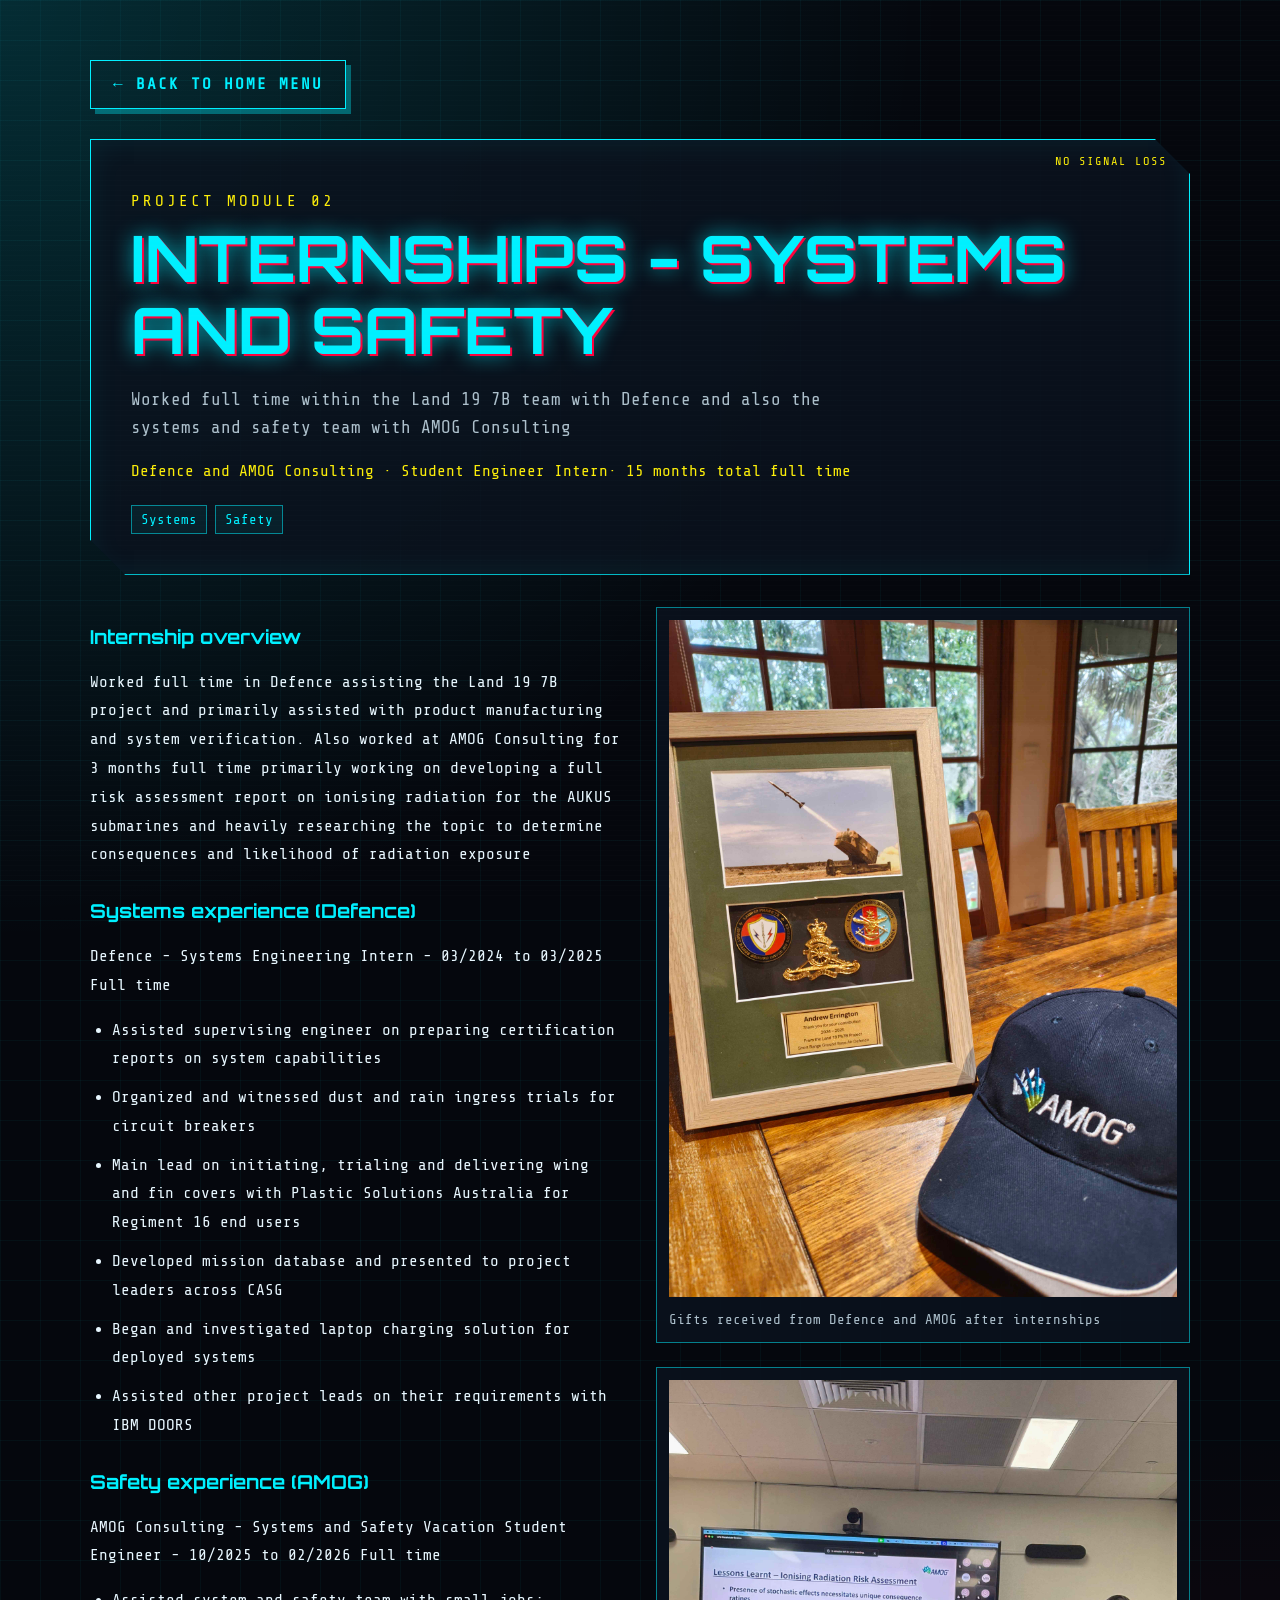
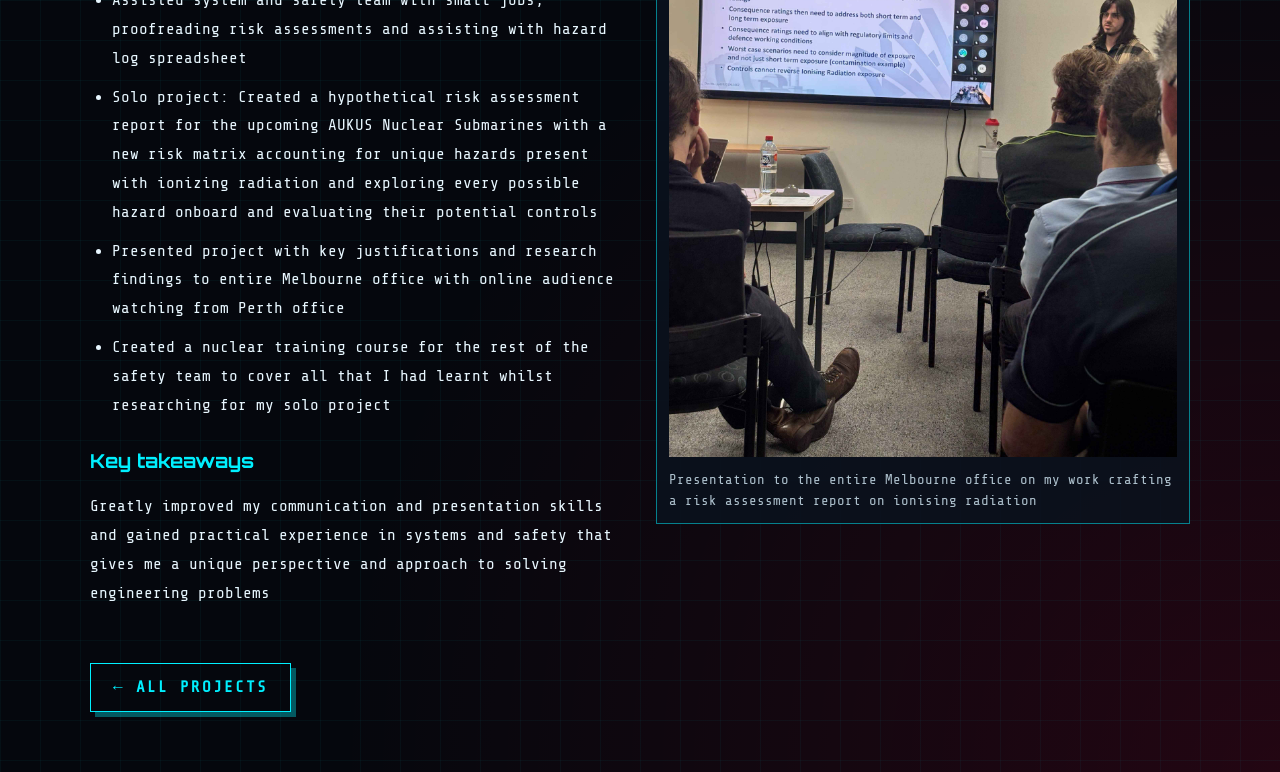
<file: internships.html>
<!DOCTYPE html>
<html lang="en">
  <head>
    <meta charset="utf-8">
    <meta name="viewport" content="width=device-width, initial-scale=1">
    <title>
      Internships - Systems and Safety | Andrew Errington
    </title>
    <meta name="description" content="Systems and safety internship experience.">
    <link rel="stylesheet" href="style.css">
  </head>
  <body>
    <div class="page">
      <nav class="back-nav" aria-label="Home">
        <a class="cyber-button secondary" href="index.html#projects">
          ← Back to home menu
        </a>
      </nav>
      <main id="main">
        <header class="cyber-panel project-hero">
          <p class="eyebrow">
            PROJECT MODULE 02
          </p>
          <h1>
            Internships - Systems and Safety
          </h1>
          <!-- EDIT: Replace bracketed placeholders with your own text. -->
          <p class="subtitle">
            Worked full time within the Land 19 7B team with Defence and also the systems and safety team with AMOG Consulting
          </p>
          <p class="result">
            Defence and AMOG Consulting · Student Engineer Intern· 15 months total full time
          </p>
          <div class="tags">
            <span>
              Systems
            </span>
            <span>
              Safety
            </span>
          </div>
        </header>
        <div class="project-content">
          <div class="project-copy">
            <section class="detail-section">
              <h2>
                Internship overview
              </h2>
              <p>
                Worked full time in Defence assisting the Land 19 7B project and primarily assisted with product manufacturing and system verification. Also worked at AMOG Consulting for 3 months full time primarily working on developing a full risk assessment report on ionising radiation for the AUKUS submarines and heavily researching the topic to determine consequences and likelihood of radiation exposure
              </p>
            </section>
            <section class="detail-section">
              <h2>
                Systems experience (Defence)
              </h2>
              <p>
                Defence - Systems Engineering Intern - 03/2024 to 03/2025 Full time
              </p>
              <ul>
                <li>
                  Assisted supervising engineer on preparing certification reports on system capabilities
                </li>
                <li>
                  Organized and witnessed dust and rain ingress trials for circuit breakers
                </li>
                <li>
                  Main lead on initiating, trialing and delivering wing and fin covers with Plastic Solutions Australia for Regiment 16 end users
                </li>
                <li>
                  Developed mission database and presented to project leaders across CASG
                </li>
                <li>
                  Began and investigated laptop charging solution for deployed systems
                </li>
                <li>
                  Assisted other project leads on their requirements with IBM DOORS
                </li>
              </ul>
            </section>
            <section class="detail-section">
              <h2>
                Safety experience (AMOG)
              </h2>
              <p>
                AMOG Consulting - Systems and Safety Vacation Student Engineer - 10/2025 to 02/2026 Full time
              </p>
              <ul>
                <li>
                  Assisted system and safety team with small jobs; proofreading risk assessments and assisting with hazard log spreadsheet
                </li>
                <li>
                  Solo project: Created a hypothetical risk assessment report for the upcoming AUKUS Nuclear Submarines with a new risk matrix accounting for unique hazards present with ionizing radiation and exploring every possible hazard onboard and evaluating their potential controls
                </li>
                <li>
                  Presented project with key justifications and research findings to entire Melbourne office with online audience watching from Perth office
                </li>
                <li>
                  Created a nuclear training course for the rest of the safety team to cover all that I had learnt whilst researching for my solo project
                </li>
              </ul>
            </section>
            <section class="detail-section">
              <h2>
                Key takeaways
              </h2>
              <p>
                Greatly improved my communication and presentation skills and gained practical experience in systems and safety that gives me a unique perspective and approach to solving engineering problems
              </p>
            </section>
          </div>
          <section class="project-gallery" aria-label="Internship photographs">
            <!-- EDIT: Update each caption and alt text to describe the photograph. -->
            <figure>
              <a href="assets/IMG_20260930_160226053.jpg">
                <img src="assets/IMG_20260930_160226053.jpg" alt="Internship photograph 1" width="1536" height="2048" loading="lazy">
              </a>
              <figcaption>
                Gifts received from Defence and AMOG after internships
              </figcaption>
            </figure>
            <figure>
              <a href="assets/IMG_5382_3.jpg">
                <img src="assets/IMG_5382_3.jpg" alt="Internship photograph 2" width="1536" height="2048" loading="lazy">
              </a>
              <figcaption>
                Presentation to the entire Melbourne office on my work crafting a risk assessment report on ionising radiation
              </figcaption>
            </figure>
          </section>
        </div>
        <div class="button-row">
          <a class="cyber-button secondary" href="index.html#projects">
            ← All projects
          </a>
        </div>
      </main>
    </div>
  </body>
</html>
</file>
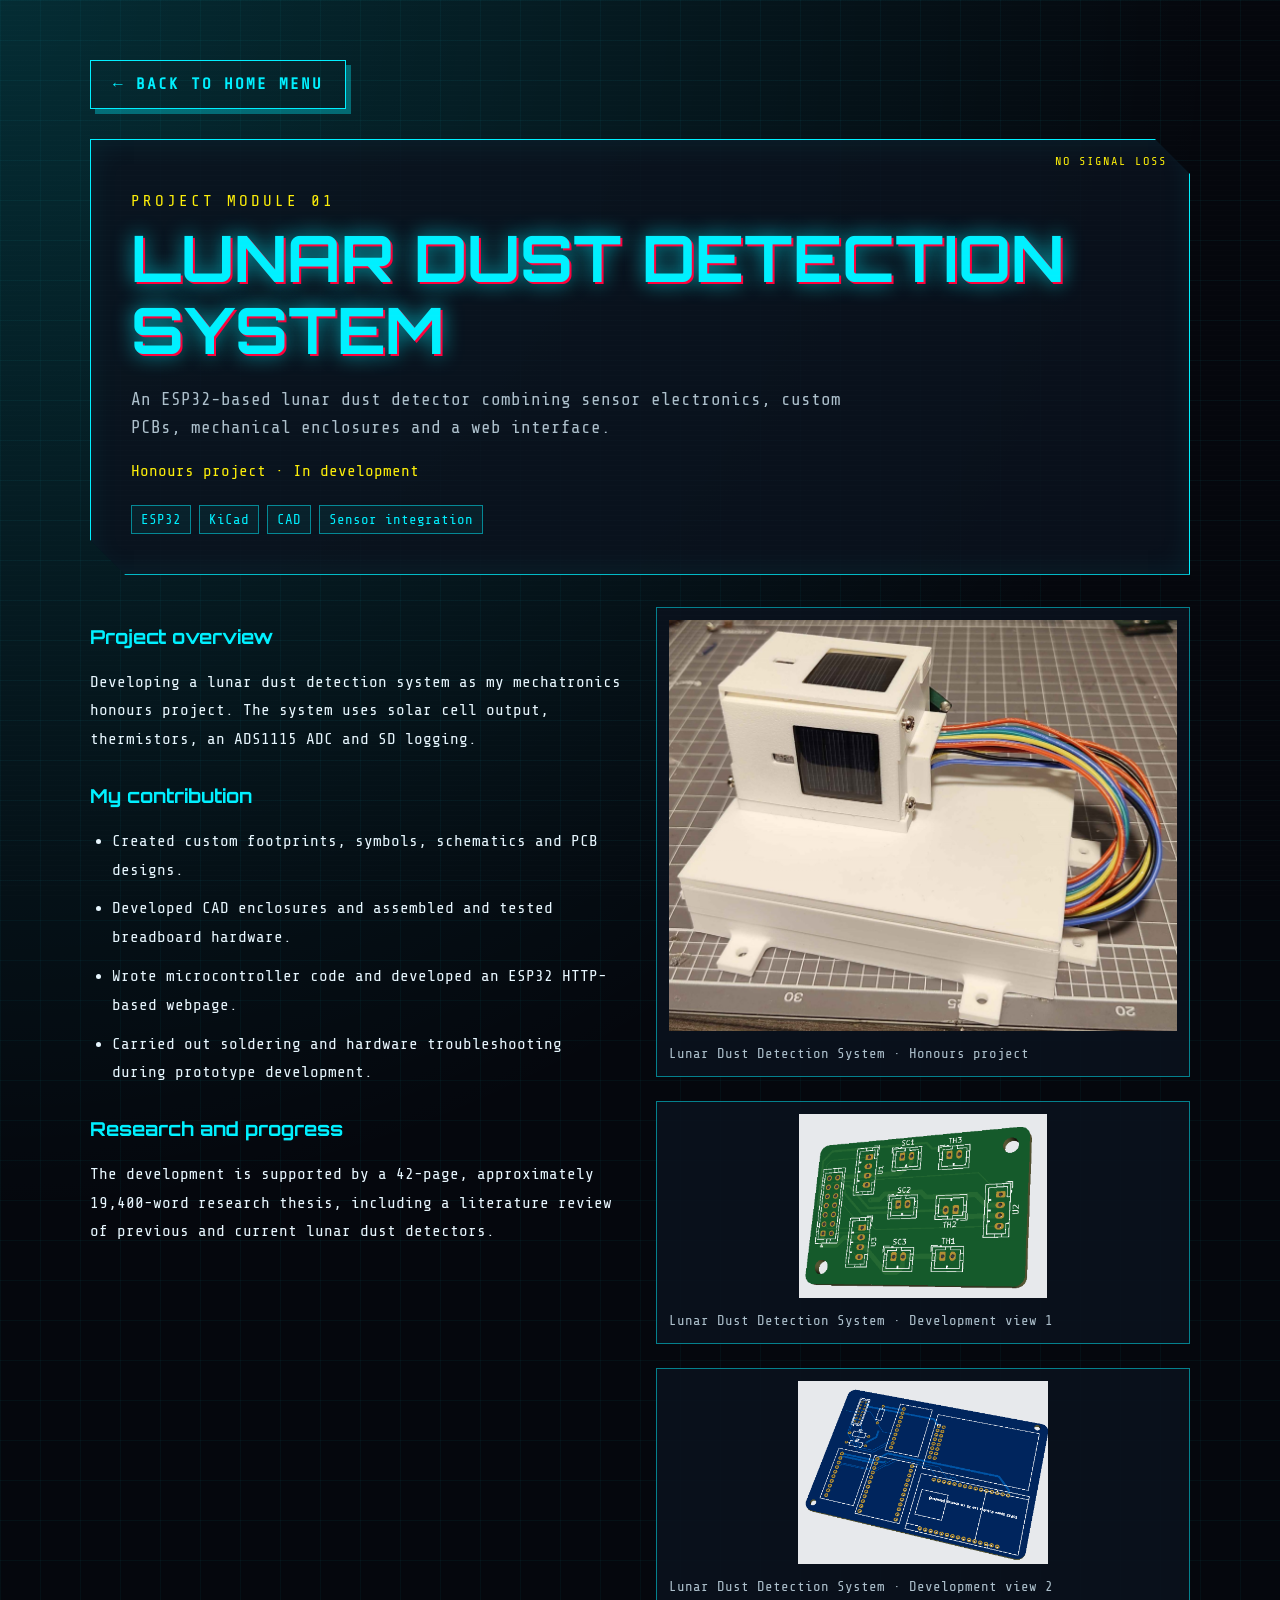
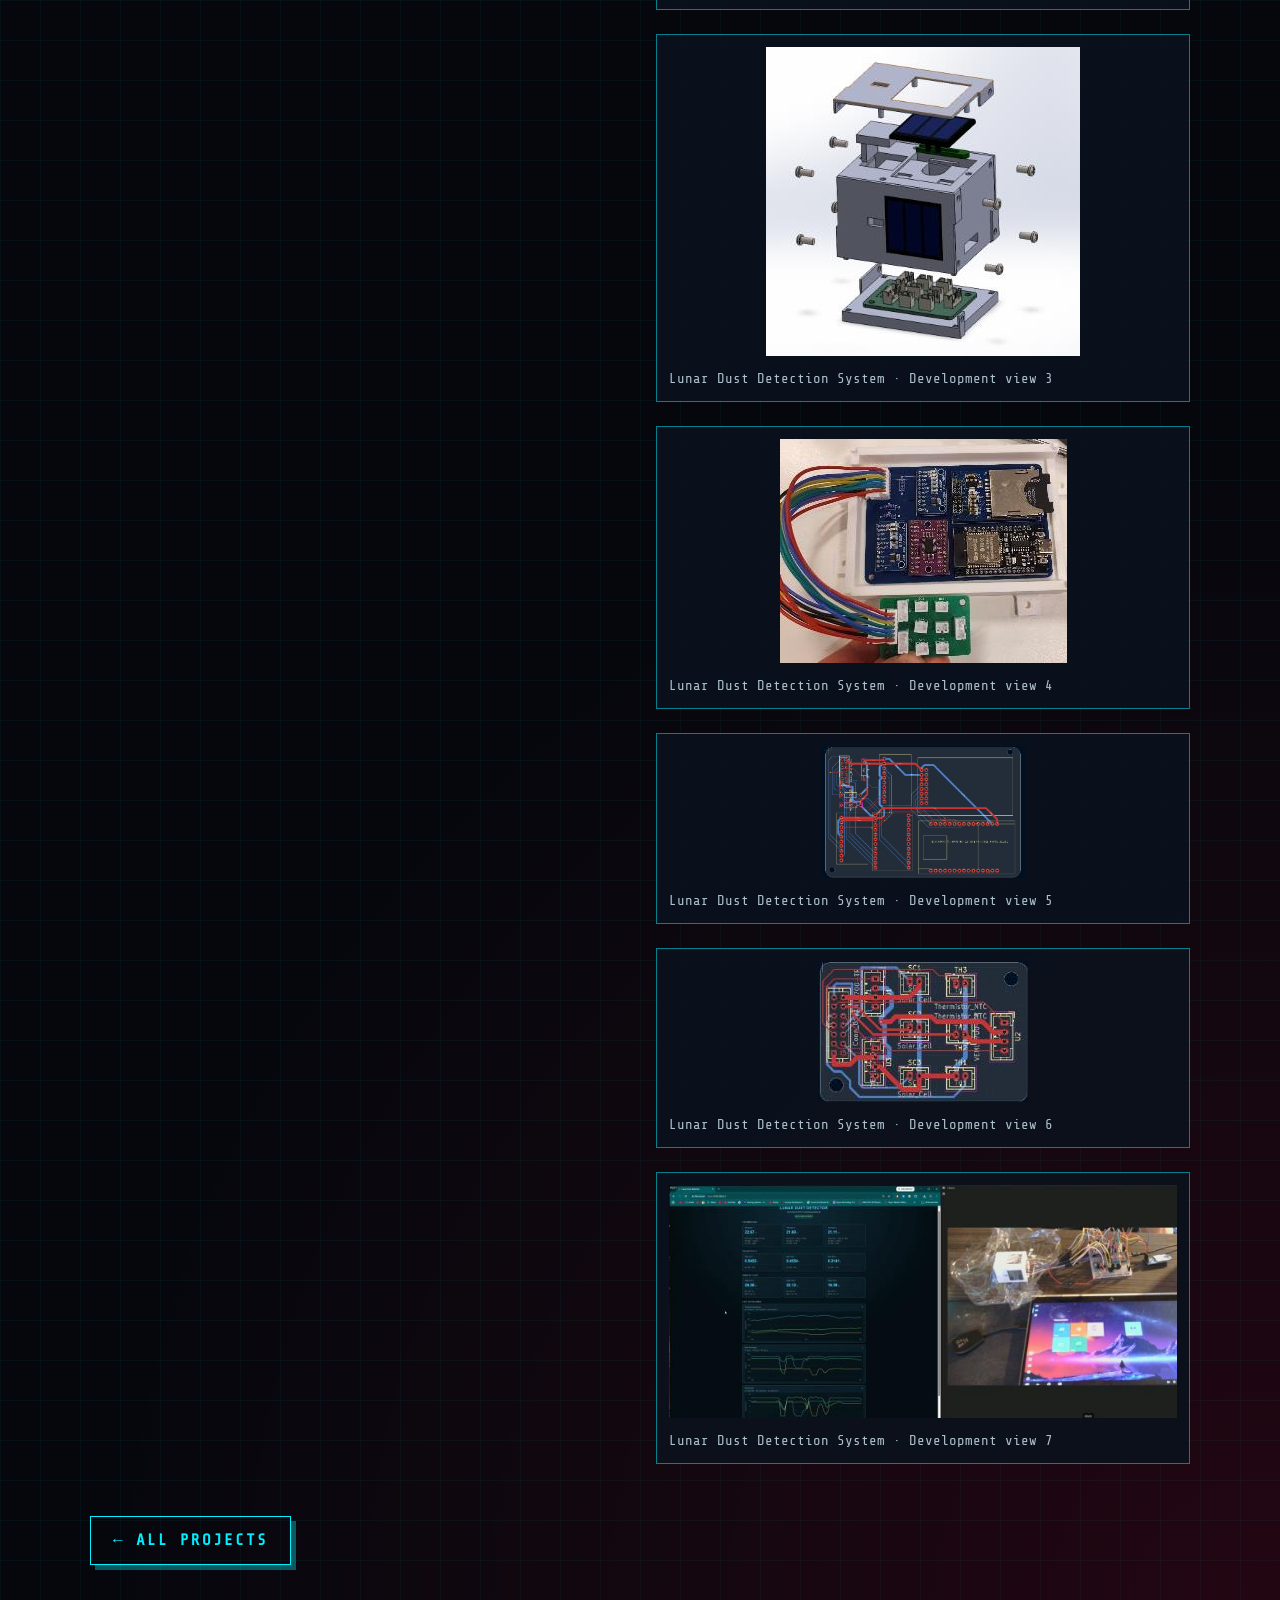
<file: lunar-dust.html>
<!DOCTYPE html>
<html lang="en">
  <head>
    <meta charset="utf-8">
    <meta name="viewport" content="width=device-width, initial-scale=1">
    <title>
      Lunar Dust Detection System | Andrew Errington
    </title>
    <meta name="description" content="An ESP32-based lunar dust detector combining sensor electronics, custom PCBs, mechanical enclosures and a web interface.">
    <link rel="stylesheet" href="style.css">
  </head>
  <body>
    <div class="page">
      <nav class="back-nav" aria-label="Home">
        <a class="cyber-button secondary" href="index.html#projects">
          ← Back to home menu
        </a>
      </nav>
      <main id="main">
        <header class="cyber-panel project-hero">
          <p class="eyebrow">
            PROJECT MODULE 01
          </p>
          <h1>
            Lunar Dust Detection System
          </h1>
          <p class="subtitle">
            An ESP32-based lunar dust detector combining sensor electronics, custom PCBs, mechanical enclosures and a web interface.
          </p>
          <p class="result">
            Honours project · In development
          </p>
          <div class="tags">
            <span>
              ESP32
            </span>
            <span>
              KiCad
            </span>
            <span>
              CAD
            </span>
            <span>
              Sensor integration
            </span>
          </div>
        </header>
        <div class="project-content">
          <div class="project-copy">
            <section class="detail-section">
              <h2>
                Project overview
              </h2>
              <p>
                Developing a lunar dust detection system as my mechatronics honours project. The system uses solar cell output, thermistors, an ADS1115 ADC and SD logging.
              </p>
            </section>
            <section class="detail-section">
              <h2>
                My contribution
              </h2>
              <ul>
                <li>
                  Created custom footprints, symbols, schematics and PCB designs.
                </li>
                <li>
                  Developed CAD enclosures and assembled and tested breadboard hardware.
                </li>
                <li>
                  Wrote microcontroller code and developed an ESP32 HTTP-based webpage.
                </li>
                <li>
                  Carried out soldering and hardware troubleshooting during prototype development.
                </li>
              </ul>
            </section>
            <section class="detail-section">
              <h2>
                Research and progress
              </h2>
              <p>
                The development is supported by a 42-page, approximately 19,400-word research thesis, including a literature review of previous and current lunar dust detectors.
              </p>
            </section>
          </div>
          <section class="project-gallery" aria-label="Project images">
            <figure>
              <img src="assets/honoursCROP.jpg" alt="Lunar dust detector honours project" loading="lazy">
              <figcaption>
                Lunar Dust Detection System · Honours project
              </figcaption>
            </figure>
            <figure>
              <img src="assets/lunar-dust-1.png" alt="Lunar Dust Detection System — project photo or design view 1" loading="lazy">
              <figcaption>
                Lunar Dust Detection System · Development view 1
              </figcaption>
            </figure>
            <figure>
              <img src="assets/lunar-dust-2.png" alt="Lunar Dust Detection System — project photo or design view 2" loading="lazy">
              <figcaption>
                Lunar Dust Detection System · Development view 2
              </figcaption>
            </figure>
            <figure>
              <img src="assets/lunar-dust-3.jpeg" alt="Lunar Dust Detection System — project photo or design view 3" loading="lazy">
              <figcaption>
                Lunar Dust Detection System · Development view 3
              </figcaption>
            </figure>
            <figure>
              <img src="assets/lunar-dust-4.jpeg" alt="Lunar Dust Detection System — project photo or design view 4" loading="lazy">
              <figcaption>
                Lunar Dust Detection System · Development view 4
              </figcaption>
            </figure>
            <figure>
              <img src="assets/lunar-dust-5.png" alt="Lunar Dust Detection System — project photo or design view 5" loading="lazy">
              <figcaption>
                Lunar Dust Detection System · Development view 5
              </figcaption>
            </figure>
            <figure>
              <img src="assets/lunar-dust-6.jpeg" alt="Lunar Dust Detection System — project photo or design view 6" loading="lazy">
              <figcaption>
                Lunar Dust Detection System · Development view 6
              </figcaption>
            </figure>
            <figure>
              <img src="assets/lunar-dust-7.jpeg" alt="Lunar Dust Detection System — project photo or design view 7" loading="lazy">
              <figcaption>
                Lunar Dust Detection System · Development view 7
              </figcaption>
            </figure>
          </section>
        </div>
        <div class="button-row">
          <a class="cyber-button secondary" href="index.html#projects">
            ← All projects
          </a>
        </div>
      </main>
    </div>
  </body>
</html>
</file>
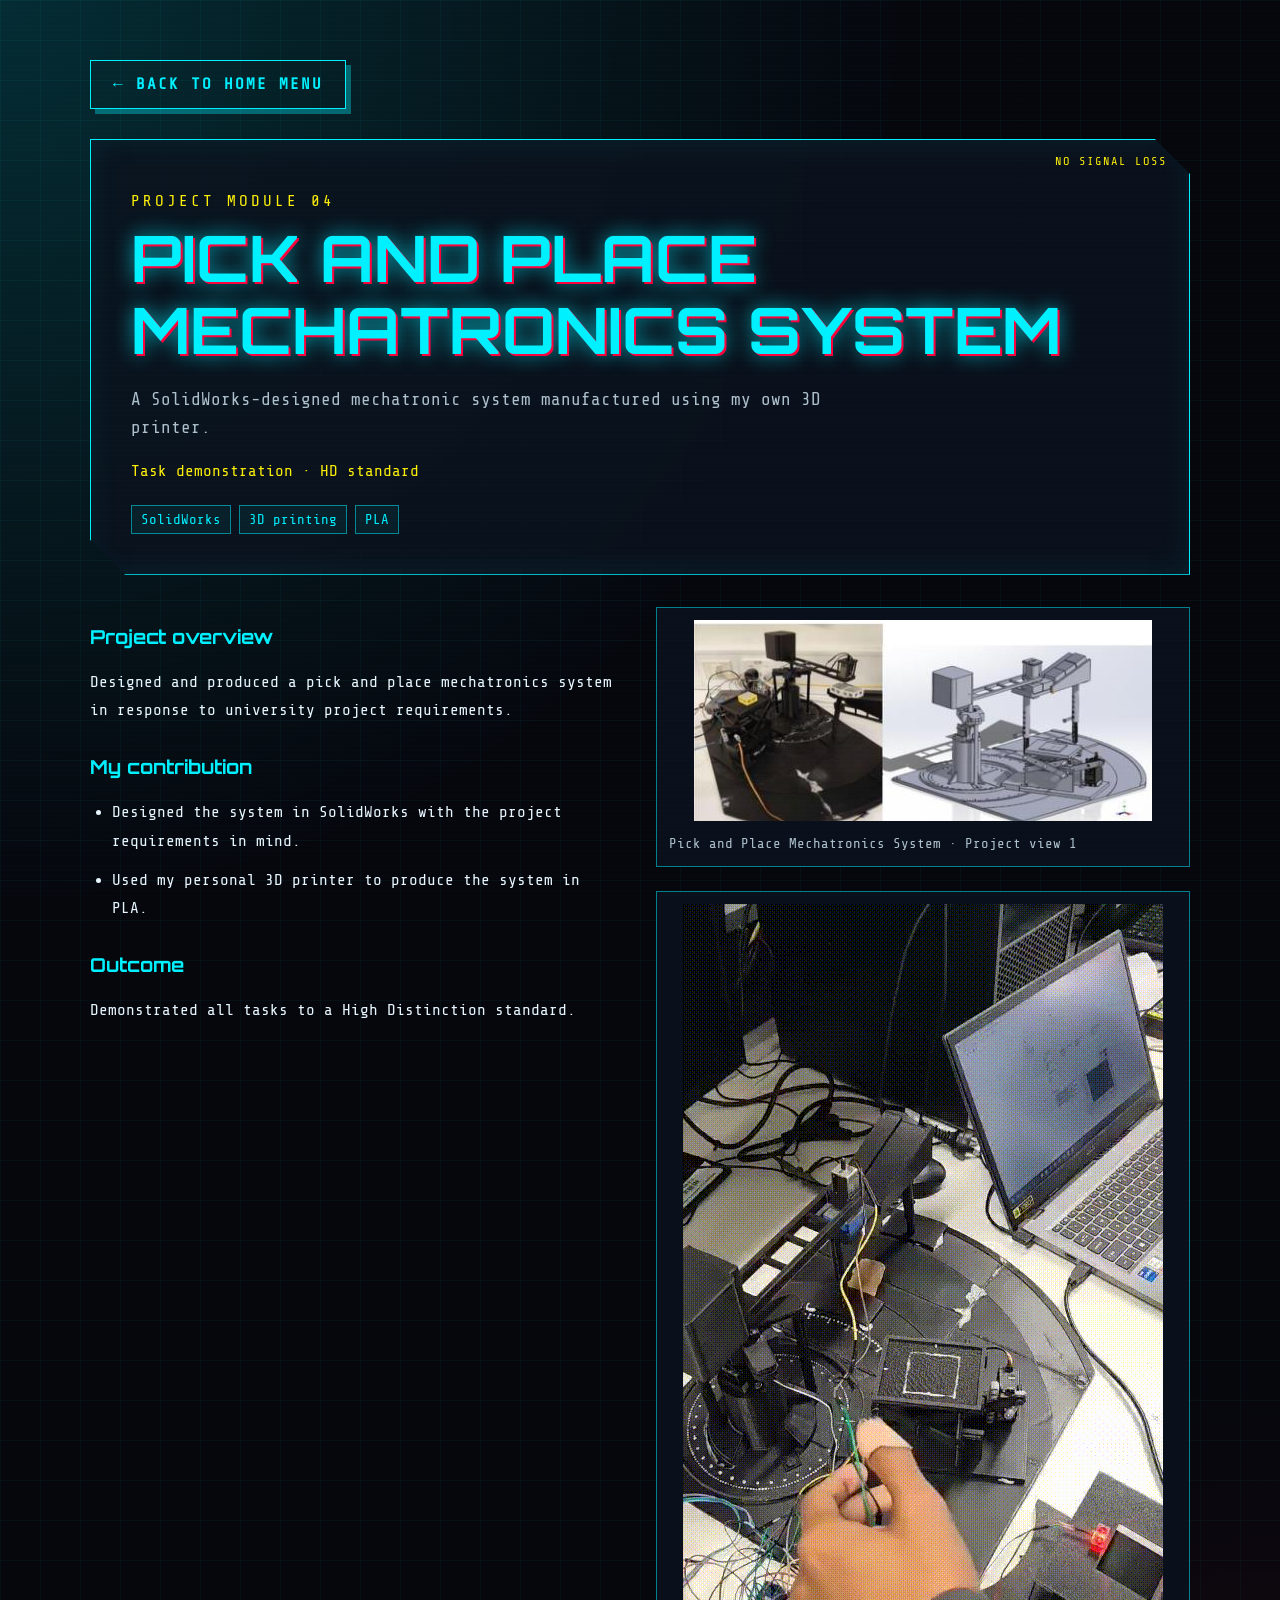
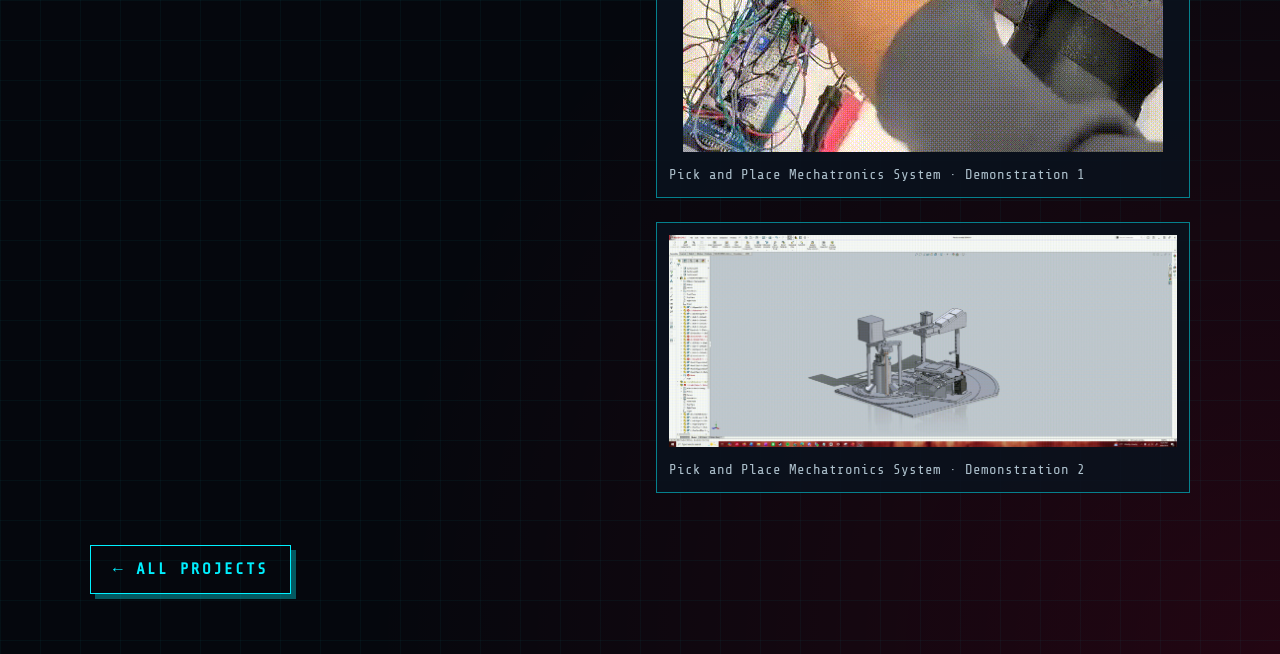
<file: pick-and-place.html>
<!DOCTYPE html>
<html lang="en">
  <head>
    <meta charset="utf-8">
    <meta name="viewport" content="width=device-width, initial-scale=1">
    <title>
      Pick and Place Mechatronics System | Andrew Errington
    </title>
    <meta name="description" content="A SolidWorks-designed mechatronic system manufactured using my own 3D printer.">
    <link rel="stylesheet" href="style.css">
  </head>
  <body>
    <div class="page">
      <nav class="back-nav" aria-label="Home">
        <a class="cyber-button secondary" href="index.html#projects">
          ← Back to home menu
        </a>
      </nav>
      <main id="main">
        <header class="cyber-panel project-hero">
          <p class="eyebrow">
            PROJECT MODULE 04
          </p>
          <h1>
            Pick and Place Mechatronics System
          </h1>
          <p class="subtitle">
            A SolidWorks-designed mechatronic system manufactured using my own 3D printer.
          </p>
          <p class="result">
            Task demonstration · HD standard
          </p>
          <div class="tags">
            <span>
              SolidWorks
            </span>
            <span>
              3D printing
            </span>
            <span>
              PLA
            </span>
          </div>
        </header>
        <div class="project-content">
          <div class="project-copy">
            <section class="detail-section">
              <h2>
                Project overview
              </h2>
              <p>
                Designed and produced a pick and place mechatronics system in response to university project requirements.
              </p>
            </section>
            <section class="detail-section">
              <h2>
                My contribution
              </h2>
              <ul>
                <li>
                  Designed the system in SolidWorks with the project requirements in mind.
                </li>
                <li>
                  Used my personal 3D printer to produce the system in PLA.
                </li>
              </ul>
            </section>
            <section class="detail-section">
              <h2>
                Outcome
              </h2>
              <p>
                Demonstrated all tasks to a High Distinction standard.
              </p>
            </section>
          </div>
          <section class="project-gallery" aria-label="Project images">
            <figure>
              <img src="assets/pick-and-place-1.jpeg" alt="Pick and Place Mechatronics System — project photo or design view 1" loading="lazy">
              <figcaption>
                Pick and Place Mechatronics System · Project view 1
              </figcaption>
            </figure>
            <figure>
              <img src="assets/pick-and-place-demo-1.gif" alt="Pick and place mechanism demonstration 1" loading="lazy">
              <figcaption>
                Pick and Place Mechatronics System · Demonstration 1
              </figcaption>
            </figure>
            <figure>
              <img src="assets/pick-and-place-demo-2.gif" alt="Pick and place mechanism demonstration 2" loading="lazy">
              <figcaption>
                Pick and Place Mechatronics System · Demonstration 2
              </figcaption>
            </figure>
          </section>
        </div>
        <div class="button-row">
          <a class="cyber-button secondary" href="index.html#projects">
            ← All projects
          </a>
        </div>
      </main>
    </div>
  </body>
</html>
</file>
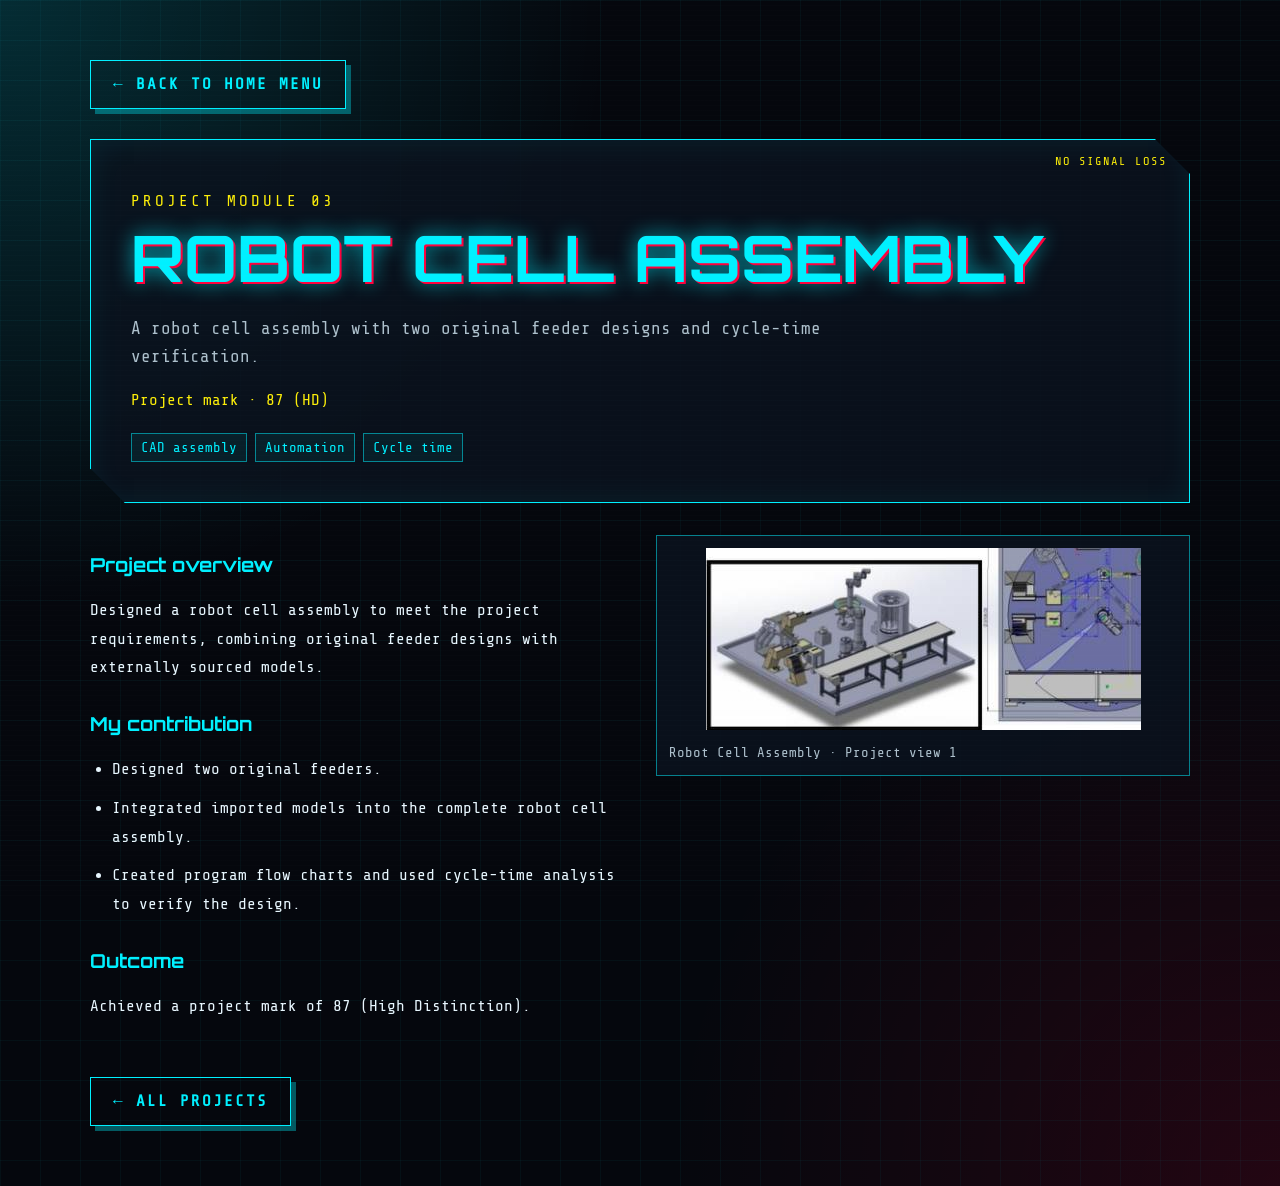
<file: robot-cell.html>
<!DOCTYPE html>
<html lang="en">
  <head>
    <meta charset="utf-8">
    <meta name="viewport" content="width=device-width, initial-scale=1">
    <title>
      Robot Cell Assembly | Andrew Errington
    </title>
    <meta name="description" content="A robot cell assembly with two original feeder designs and cycle-time verification.">
    <link rel="stylesheet" href="style.css">
  </head>
  <body>
    <div class="page">
      <nav class="back-nav" aria-label="Home">
        <a class="cyber-button secondary" href="index.html#projects">
          ← Back to home menu
        </a>
      </nav>
      <main id="main">
        <header class="cyber-panel project-hero">
          <p class="eyebrow">
            PROJECT MODULE 03
          </p>
          <h1>
            Robot Cell Assembly
          </h1>
          <p class="subtitle">
            A robot cell assembly with two original feeder designs and cycle-time verification.
          </p>
          <p class="result">
            Project mark · 87 (HD)
          </p>
          <div class="tags">
            <span>
              CAD assembly
            </span>
            <span>
              Automation
            </span>
            <span>
              Cycle time
            </span>
          </div>
        </header>
        <div class="project-content">
          <div class="project-copy">
            <section class="detail-section">
              <h2>
                Project overview
              </h2>
              <p>
                Designed a robot cell assembly to meet the project requirements, combining original feeder designs with externally sourced models.
              </p>
            </section>
            <section class="detail-section">
              <h2>
                My contribution
              </h2>
              <ul>
                <li>
                  Designed two original feeders.
                </li>
                <li>
                  Integrated imported models into the complete robot cell assembly.
                </li>
                <li>
                  Created program flow charts and used cycle-time analysis to verify the design.
                </li>
              </ul>
            </section>
            <section class="detail-section">
              <h2>
                Outcome
              </h2>
              <p>
                Achieved a project mark of 87 (High Distinction).
              </p>
            </section>
          </div>
          <section class="project-gallery" aria-label="Project images">
            <figure>
              <img src="assets/robot-cell-1.jpeg" alt="Robot Cell Assembly — project photo or design view 1" loading="lazy">
              <figcaption>
                Robot Cell Assembly · Project view 1
              </figcaption>
            </figure>
          </section>
        </div>
        <div class="button-row">
          <a class="cyber-button secondary" href="index.html#projects">
            ← All projects
          </a>
        </div>
      </main>
    </div>
  </body>
</html>
</file>
<file: style.css>
@import url('https://fonts.googleapis.com/css2?family=Orbitron:wght@400;600;800&family=Share+Tech+Mono&display=swap');
:root{
  --bg: #05070d;
  --panel: rgba(10, 18, 30, 0.86);
  --cyan: #00f0ff;
  --yellow: #fcee09;
  --red: #ff003c;
  --text: #e8f7ff;
  --muted: #8fa7b5;
}
*{
  box-sizing: border-box;
}
body{
  margin: 0;
  min-height: 100vh;
  background:
    linear-gradient(rgba(0, 240, 255, 0.04) 1px, transparent 1px),
    linear-gradient(90deg, rgba(0, 240, 255, 0.04) 1px, transparent 1px),
    radial-gradient(circle at top left, rgba(0, 240, 255, 0.16), transparent 35%),
    radial-gradient(circle at bottom right, rgba(255, 0, 60, 0.12), transparent 35%),
    var(--bg);
  background-size: 40px 40px, 40px 40px, cover, cover, cover;
  color: var(--text);
  font-family: 'Share Tech Mono', monospace;
  overflow-x: hidden;
}
/* scanline overlay */
body::before{
  content: "";
  position: fixed;
  inset: 0;
  pointer-events: none;
  background: repeating-linear-gradient(
    to bottom,
    rgba(255, 255, 255, 0.03) 0px,
    rgba(255, 255, 255, 0.03) 1px,
    transparent 2px,
    transparent 5px
  );
  opacity: 0.35;
  z-index: 999;
}
.page{
  width: min(1100px, 92%);
  margin: 0 auto;
  padding: 60px 0;
}
.cyber-panel{
  position: relative;
  background: var(--panel);
  border: 1px solid var(--cyan);
  box-shadow:
    0 0 20px rgba(0, 240, 255, 0.25),
    inset 0 0 30px rgba(0, 240, 255, 0.08);
  padding: 40px;
  clip-path: polygon(
    0 0,
    calc(100% - 35px) 0,
    100% 35px,
    100% 100%,
    35px 100%,
    0 calc(100% - 35px)
  );
}
.cyber-panel::before{
  content: "NO SIGNAL LOSS";
  position: absolute;
  top: 14px;
  right: 22px;
  color: var(--yellow);
  font-size: 0.75rem;
  letter-spacing: 2px;
}
.eyebrow{
  color: var(--yellow);
  letter-spacing: 3px;
  text-transform: uppercase;
  margin: 0 0 12px;
}
h1{
  font-family: 'Orbitron', sans-serif;
  font-size: clamp(2.7rem, 8vw, 5.5rem);
  line-height: 0.95;
  margin: 0;
  text-transform: uppercase;
  color: var(--cyan);
  text-shadow:
    2px 2px 0 var(--red),
    0 0 20px rgba(0, 240, 255, 0.7);
}
.subtitle{
  max-width: 720px;
  color: var(--muted);
  font-size: 1.1rem;
  line-height: 1.6;
  margin-top: 20px;
}
.button-row{
  display: flex;
  flex-wrap: wrap;
  gap: 14px;
  margin-top: 28px;
}
.cyber-button{
  display: inline-block;
  position: relative;
  color: #001015;
  background: var(--yellow);
  text-decoration: none;
  text-transform: uppercase;
  letter-spacing: 2px;
  font-weight: bold;
  padding: 14px 22px;
  border: 1px solid var(--yellow);
  box-shadow: 5px 5px 0 var(--red);
  transition: 0.18s ease;
}
.cyber-button:hover{
  transform: translate(3px, 3px);
  box-shadow: 2px 2px 0 var(--red);
}
.cyber-button.secondary{
  color: var(--cyan);
  background: transparent;
  border-color: var(--cyan);
  box-shadow: 5px 5px 0 rgba(0, 240, 255, 0.35);
}
.grid{
  display: grid;
  grid-template-columns: repeat(3, 1fr);
  gap: 22px;
  margin-top: 30px;
}
.project-card{
  position: relative;
  min-height: 280px;
  background: rgba(8, 13, 22, 0.92);
  border: 1px solid rgba(0, 240, 255, 0.55);
  padding: 24px;
  overflow: hidden;
  transition: 0.2s ease;
}
.project-card::before{
  content: "";
  position: absolute;
  top: 0;
  left: 0;
  width: 7px;
  height: 100%;
  background: var(--cyan);
  box-shadow: 0 0 18px var(--cyan);
}
.project-card::after{
  content: "";
  position: absolute;
  top: 18px;
  right: -35px;
  width: 120px;
  height: 24px;
  background: var(--red);
  transform: rotate(35deg);
  opacity: 0.85;
}
.project-card:hover{
  transform: translateY(-6px);
  border-color: var(--yellow);
  box-shadow: 0 0 25px rgba(252, 238, 9, 0.18);
}
.module{
  color: var(--yellow);
  font-size: 0.8rem;
  letter-spacing: 2px;
  margin: 0 0 14px;
}
.project-card h2{
  font-family: 'Orbitron', sans-serif;
  color: var(--cyan);
  text-transform: uppercase;
  margin: 0 0 14px;
  font-size: 1.25rem;
}
.project-card p{
  color: var(--muted);
  line-height: 1.5;
}
.tags{
  display: flex;
  flex-wrap: wrap;
  gap: 8px;
  margin-top: 20px;
}
.tags span{
  border: 1px solid rgba(0, 240, 255, 0.5);
  color: var(--cyan);
  padding: 6px 9px;
  font-size: 0.75rem;
  background: rgba(0, 240, 255, 0.06);
}
/* glitch effect */
h1:hover{
  animation: glitch 0.45s linear infinite;
}
@keyframes glitch{
  0%{
    text-shadow: 2px 2px 0 var(--red), -2px -2px 0 var(--cyan);
  }
  25%{
    text-shadow: -2px 2px 0 var(--red), 2px -2px 0 var(--yellow);
  }
  50%{
    text-shadow: 2px -2px 0 var(--red), -2px 2px 0 var(--cyan);
  }
  100%{
    text-shadow: 2px 2px 0 var(--red), 0 0 20px rgba(0, 240, 255, 0.7);
  }
}
@media (max-width: 850px){
  .grid{
    grid-template-columns: 1fr;
  }
  .cyber-panel{
    padding: 28px;
  }
}
/* Project navigation and detail pages */
html{
  scroll-behavior: smooth;
}
:root{
  --muted: #adc0cc;
}
a{
  color: var(--cyan);
}
a:focus-visible{
  outline: 3px solid var(--yellow);
  outline-offset: 5px;
}
.project-card{
  display: flex;
  flex-direction: column;
  text-decoration: none;
}
.project-card .module{
  color: var(--yellow);
}
.card-image{
  width: 100%;
  height: 170px;
  object-fit: contain;
  background: #fff;
  margin: 2px 0 22px;
}
.card-link{
  color: var(--yellow);
  margin-top: auto;
  padding-top: 24px;
}
.project-card .tags{
  margin-bottom: 20px;
}
.module, .tags span{
  font-size: .875rem;
}
h1{
  line-height: 1.12;
  overflow-wrap: anywhere;
}
.hero .eyebrow{
  padding-top: 12px;
}
.back-nav{
  margin-bottom: 30px;
}
.project-hero h1{
  font-size: clamp(2rem, 5.5vw, 4rem);
}
.project-hero .eyebrow{
  padding-top: 12px;
}
.result{
  color: var(--yellow);
  line-height: 1.6;
}
.project-content{
  display: grid;
  grid-template-columns: 1fr 1fr;
  gap: 32px;
  margin-top: 32px;
  align-items: start;
}
.detail-section{
  margin-bottom: 28px;
}
.detail-section h2{
  font-family: 'Orbitron', sans-serif;
  font-size: 1.2rem;
  line-height: 1.5;
  color: var(--cyan);
}
.detail-section p, .detail-section li, .related-projects{
  line-height: 1.8;
  color: var(--text);
}
.detail-section ul{
  padding-left: 22px;
}
.detail-section li{
  margin-bottom: 10px;
}
figure{
  margin: 0 0 24px;
  background: var(--panel);
  border: 1px solid rgba(0,240,255,.5);
  padding: 12px;
}
figure img{
  display: block;
  width: 100%;
  height: auto;
  object-fit: contain;
  background: #fff;
}
figcaption{
  font-size: .875rem;
  line-height: 1.5;
  color: var(--muted);
  margin-top: 12px;
}
#projects{
  scroll-margin-top: 24px;
}
@media (min-width: 601px) and (max-width: 850px){
  .grid{
    grid-template-columns: repeat(2,minmax(0,1fr));
  }
}
@media (max-width: 650px){
  .page{
    padding: 28px 0;
  }
  .project-content{
    grid-template-columns: minmax(0,1fr);
  }
  .cyber-panel{
    padding: 34px 22px;
  }
  .cyber-panel::before{
    font-size: .65rem;
    top: 10px;
  }
  .eyebrow{
    font-size: .875rem;
    letter-spacing: 1.5px;
  }
  .cyber-button{
    font-size: .875rem;
    letter-spacing: 1px;
  }
}
@media (prefers-reduced-motion: reduce){
  html{
    scroll-behavior: auto;
  }
  *, *::before, *::after{
    animation: none !important;
    transition: none !important;
  }
}
/* Keep small source images at their native size to avoid enlargement blur. */
figure img{
  width: auto;
  max-width: 100%;
  height: auto;
  margin-inline: auto;
}
</file>
